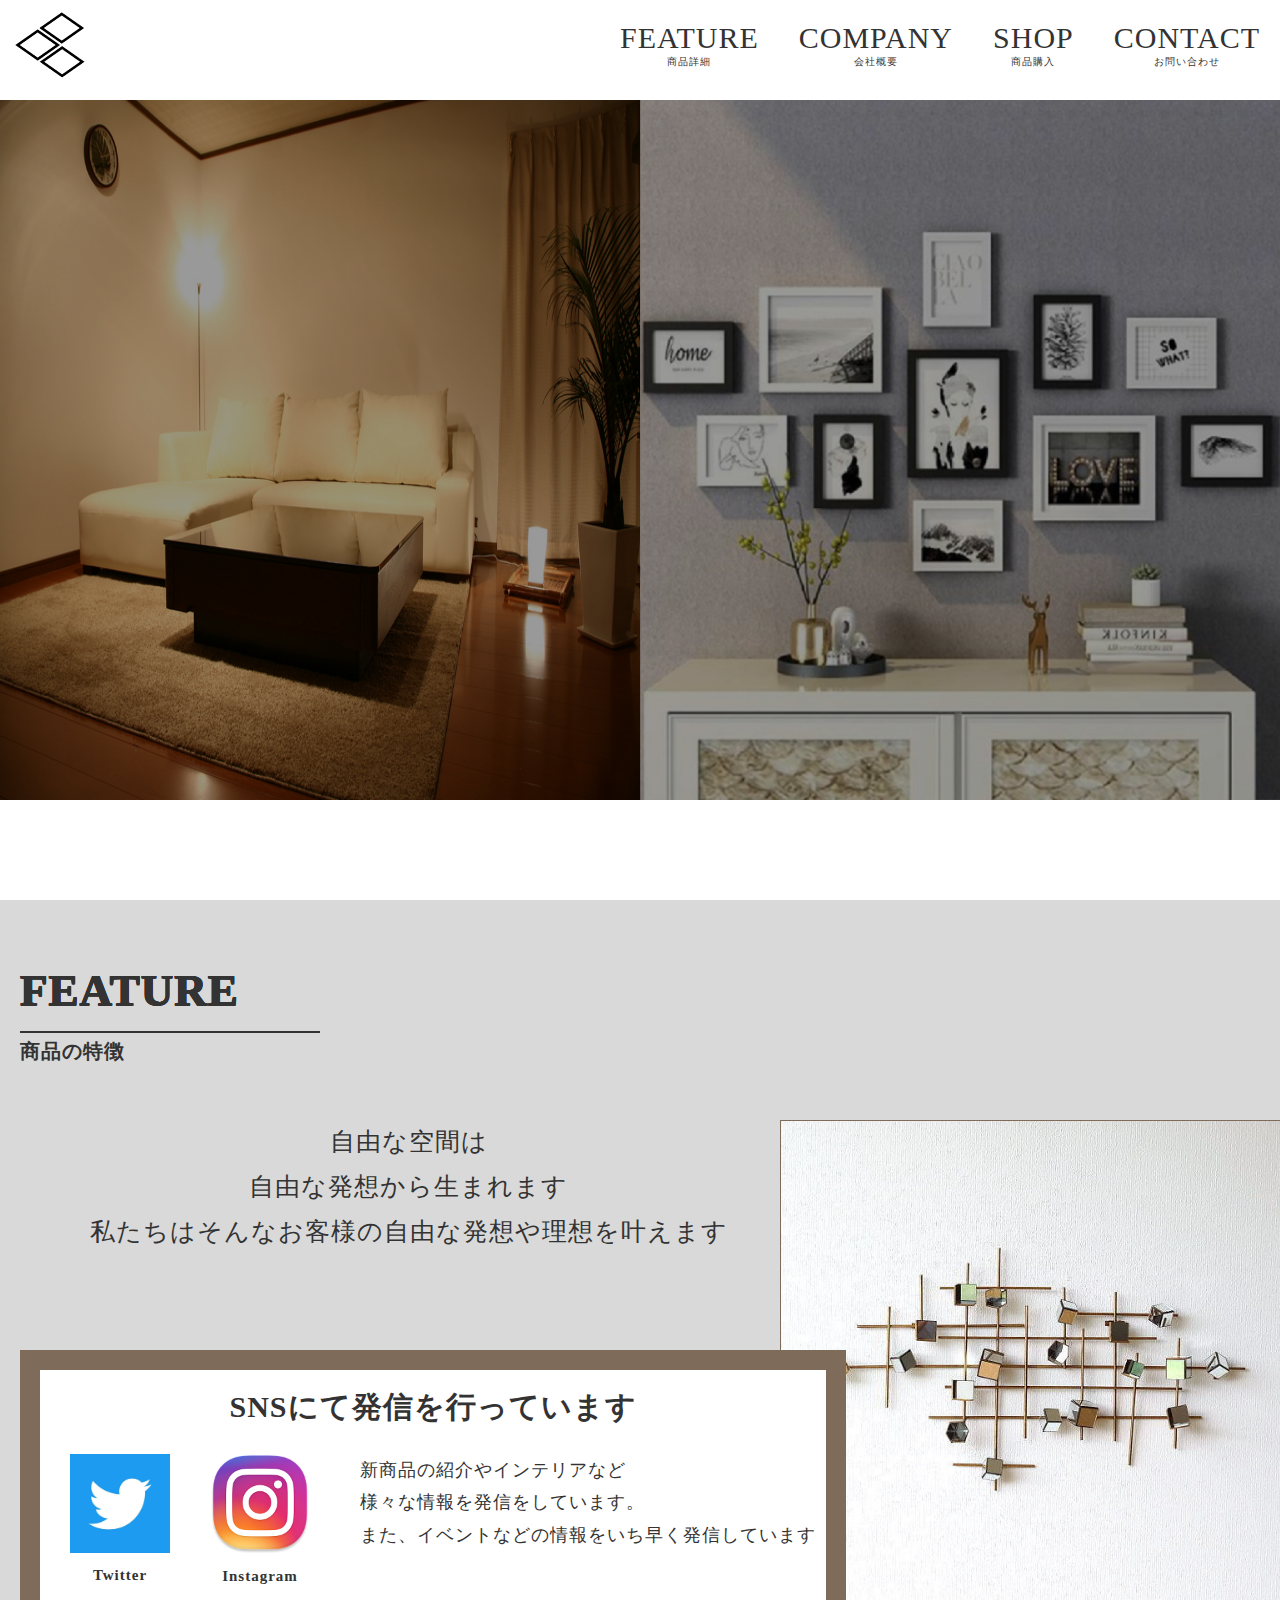
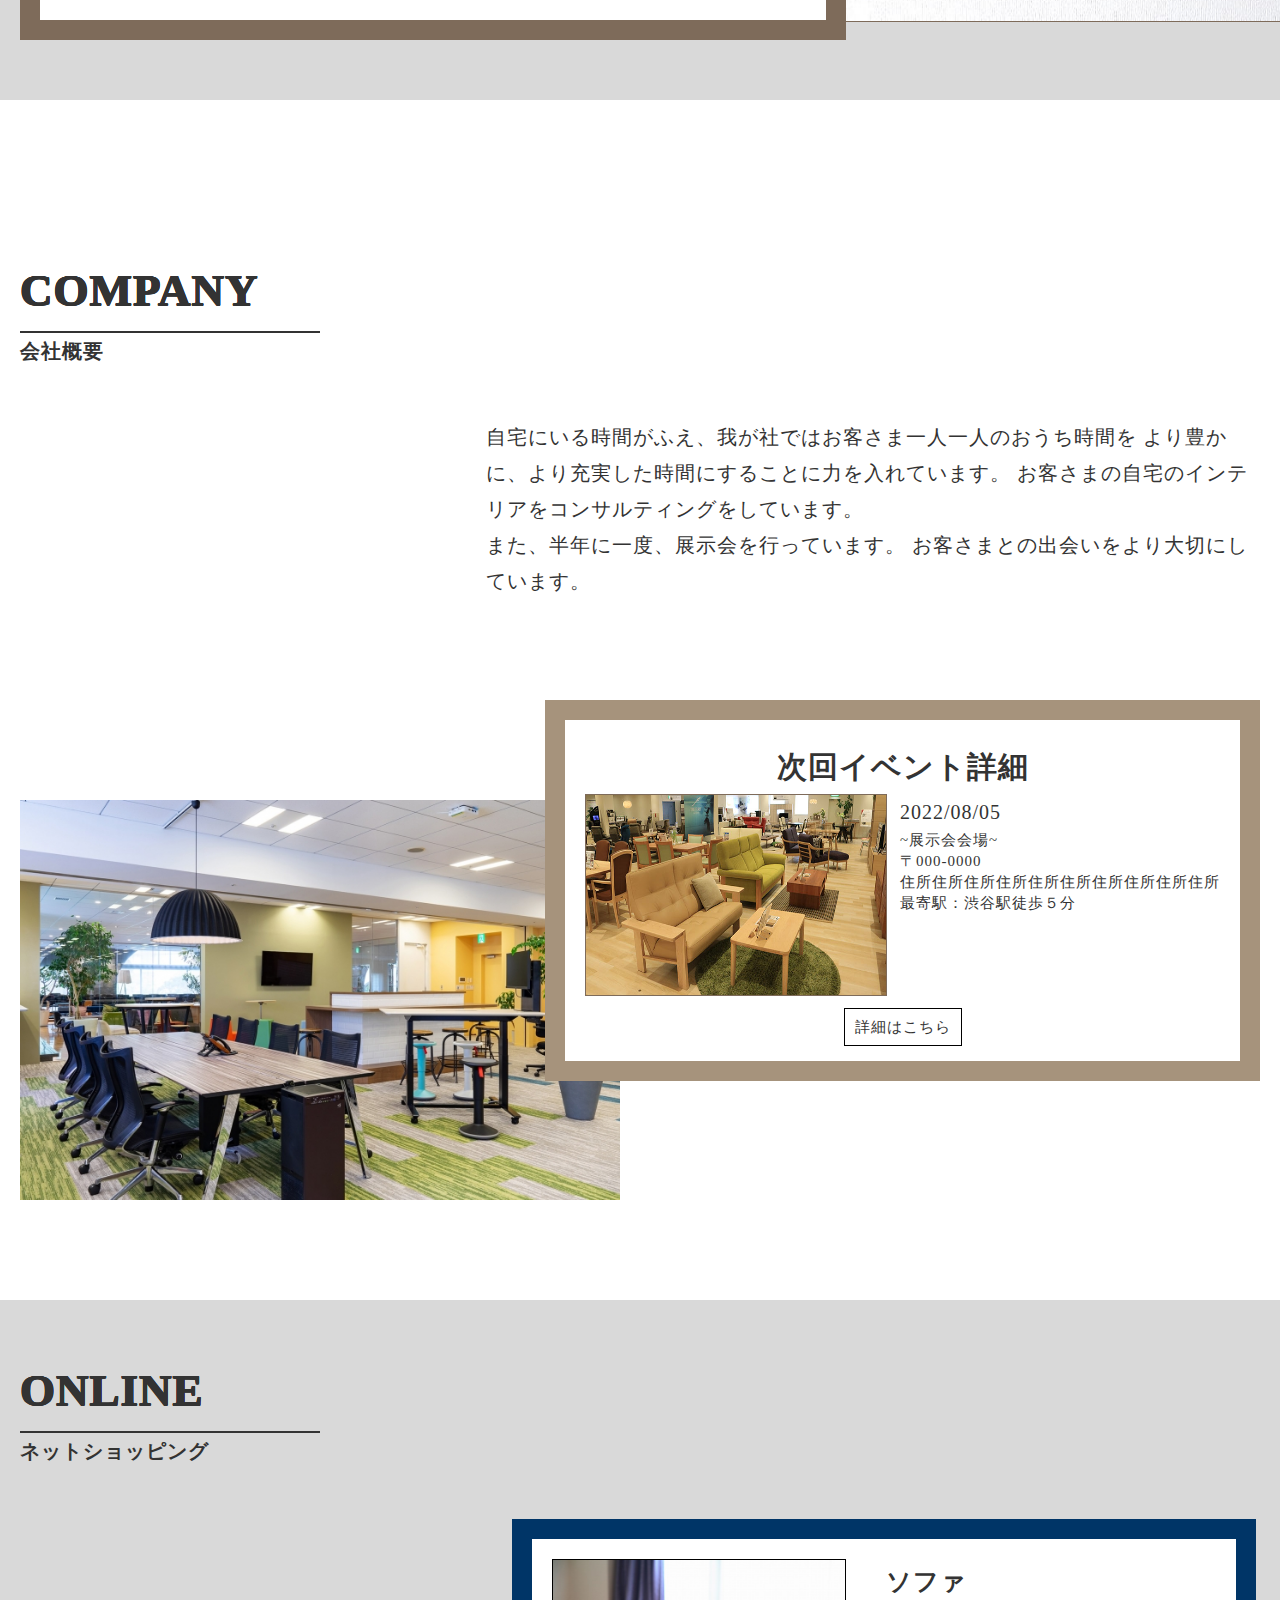
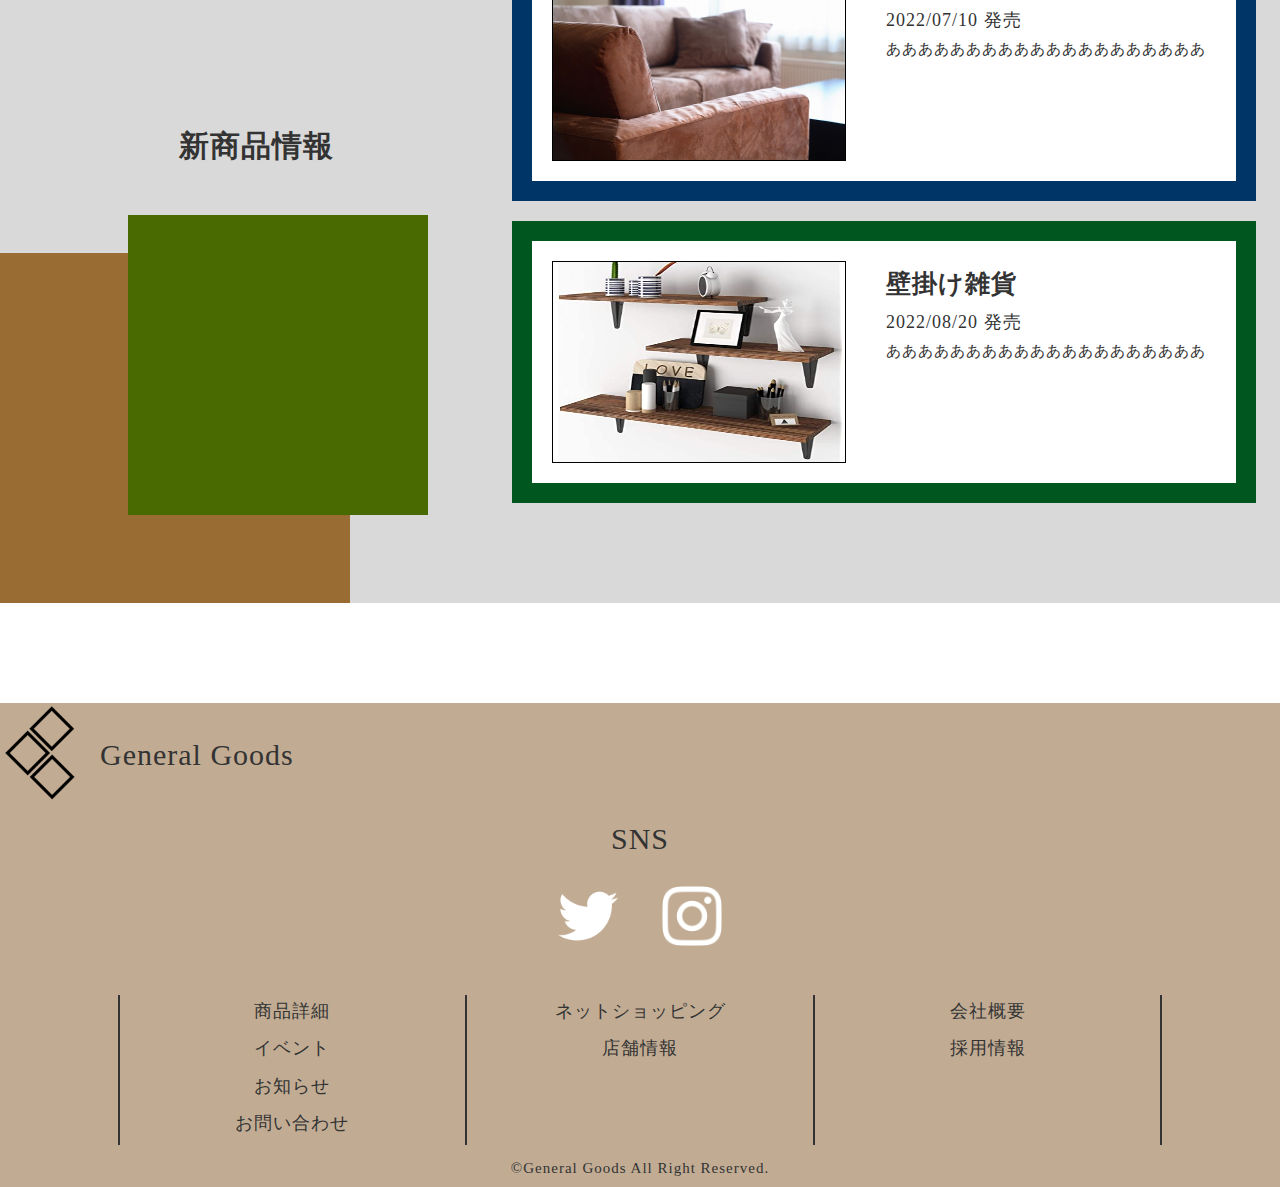
<file: index.html>
<!DOCTYPE html>
<html>
  <head>
    <meta charset="UTF-8" />
    <title>インテリアプロダクト</title>
    <meta name="viewport" content="width=device-width, initial-scale=1">
    <meta name="description" content="確認テストのページです">
    <link rel="icon" href="favicon.ico">
    <link rel="preconnect" href="https://fonts.googleapis.com">
    <link rel="preconnect" href="https://fonts.gstatic.com" crossorigin>
    <link
      href="https://fonts.googleapis.com/css2?family=Noto+Sans+JP:wght@300;400;500;700&family=Open+Sans:wght@400;700;800&display=swap"
      rel="stylesheet">
    <link rel="stylesheet" type="text/css" href="css/reset.css">
    </link>
    <link rel="stylesheet" type="text/css" href="css/common.css">
    </link>
    <link rel="stylesheet" type="text/css" href="css/index.css">
    </link>
    <link rel="stylesheet" type="text/css" href="css/responsive.css"></link>
  </head>
  <body>
    <header>
      <div class="header_all">
        <a href="index.html" class="logo">
          <img src="img2/logo.png" alt="ロゴ画像">
        </a>
        <nav class="nav_bar">
          <ul>
            <li><a href="html/feature.html">FEATURE<small>商品詳細</small></a></li>
            <li><a href="html/company.html">COMPANY<small>会社概要</small></a></li>
            <li><a href="html/shop.html">SHOP<small>商品購入</small></a></li>
            <li><a href="html/contact.html">CONTACT<small>お問い合わせ</small></a></li>
          </ul>
        </nav>
      </div>
      <p class="drawer"></p>
    </header>
    <main>
      <section class="top">
        <div class="top_inner">
          <div class="top_ttl1">
            <h1>General Goods</h1>
          </div>
          <div class="top_bg">
            <div class="top_img">
              <img src="img2/top1.jpeg" alt="トップ画像1">
            </div>
            <div class="top_img">
              <img src="img2/top2.jpg" alt="トップ画像2">
            </div>
          </div>
          <div class="bg_cover"></div>
        </div>
      </section>
      <section class="feature section">
        <div class="inner">
          <div class="section_ttl">
            <h2>FEATURE<small>商品の特徴</small></h2>
          </div>
          <p class="feature_txt">
            自由な空間は<br>
            自由な発想から生まれます<br>
            私たちはそんなお客様の自由な発想や理想を叶えます
          </p>
          <div class="sns_contents">
            <div class="sns_inner">
              <h3 class="sns_ttl">
                SNSにて発信を行っています
              </h3>
              <div class="sns_icons">
                <div class="sns">
                  <div class="sns_img">
                    <a href="#"><img src="img2/twitter.png" alt="Twitterアイコン"></a>
                  </div>
                  <h3>Twitter</h3>
                </div>
                <div class="sns">
                  <div class="sns_img">
                    <a href="#"><img src="img2/instagram.png" alt="instagramアイコン"></a>
                  </div>
                  <h3>Instagram</h3>
                </div>
                <p class="sns_sentence">
                  新商品の紹介やインテリアなど<br>
                  様々な情報を発信をしています。<br>
                  また、イベントなどの情報をいち早く発信しています
                </p>
              </div>
            </div>
          </div>
          <div class="feature_img">
            <img src="img2/feature.png" alt="">
          </div>
        </div>
      </section>
      <section class="company section">
        <div class="inner">
          <div class="section_ttl">
            <h2>COMPANY<small>会社概要</small></h2>
          </div>
          <p class="company_txt">
            自宅にいる時間がふえ、我が社ではお客さま一人一人のおうち時間を
            より豊かに、より充実した時間にすることに力を入れています。
            お客さまの自宅のインテリアをコンサルティングをしています。<br>
            また、半年に一度、展示会を行っています。
            お客さまとの出会いをより大切にしています。
          </p>
          <div class="ivent_contents">
            <div class="ivent_inner">
              <h3 class="ivent_ttl">
                次回イベント詳細
              </h3>
              <div class="ivent_details">
                <div class="ivent_img">
                  <img src="img2/event1.png" alt="イベント画像">
                </div>
                <div class="ivent_txt">
                  <p class="evevt_date">
                    2022/08/05
                  </p>
                  <p class="event_place">
                    ~展示会会場~<br>
                    〒000-0000<br>
                    住所住所住所住所住所住所住所住所住所住所<br>
                    最寄駅：渋谷駅徒歩５分
                  </p>
                </div>
              </div>
              <div class="event_contact">
                <a href="#">詳細はこちら</a>
              </div>
            </div>
          </div>
          <div class="company_img">
            <img src="img2/company.png" alt="オフィス画像">
          </div>
        </div>
      </section>
      <section class="shop section">
        <div class="inner">
          <div class="section_ttl">
            <h2>ONLINE<small>ネットショッピング</small></h2>
          </div>
          <div class="shop_contents">
            <h3 class="new_products_ttl">
              新商品情報
            </h3>
            <div class="new_products">
              <div class="product1">
                <div class="product_inner">
                  <div class="product_content">
                    <div class="product_img">
                      <a href="#">
                        <img src="img2/sofa.png" alt="ソファ画像">
                      </a>
                    </div>
                    <a href="#">
                      <div class="product_txt1">
                        <p class="product_name">
                          ソファ
                        </p>
                        <p class="product_details">
                          <span>2022/07/10 発売</span><br>
                          ああああああああああああああああああああ<br>
                        </p>
                      </div>
                    </a>
                  </div>
                </div>
              </div>
              <div class="product2">
                <div class="product_inner">
                  <div class="product_content">
                    <div class="product_img">
                      <a href="#">
                        <img src="img2/wall.png" alt="壁掛け画像">
                      </a>
                    </div>
                    <a href="#">
                      <div class="product_txt2">
                        <p class="product_name">
                          壁掛け雑貨
                        </p>
                        <p class="product_details">
                          <span>2022/08/20 発売</span><br>
                          ああああああああああああああああああああ<br>
                        </p>
                      </div>
                    </a>
                  </div>
                </div>
              </div>
            </div>
          </div>
          <div class="green"></div>
          <div class="brown"></div>
        </div>
      </section>
    </main>
    <footer>
      <div class="footer_all">
        <div class="footer_logo">
          <a href="index.html">
          <img src="img2/logo.png" alt="ロゴ画像">
          <p class="company_name">General Goods</p>
          </a>
        </div>
        <div class="footer_sns">
          <p class="footer_sns_ttl">SNS</p>
          <div class="footer_sns_img">
            <a href="#"><img src="img/twitter.png" alt="Twitterアイコン"></a>
            <a href="#"><img src="img/Instagram.png" alt="instagramアイコン"></a>
          </div>
        </div>
        <div class="footer_contents">
          <ul>
            <li><a href="#">商品詳細</a></li>
            <li><a href="#">イベント</a></li>
            <li><a href="#">お知らせ</a></li>
            <li><a href="#">お問い合わせ</a></li>
          </ul>
          <ul>
            <li><a href="#">ネットショッピング</a></li>
            <li><a href="#">店舗情報</a></li>
          </ul>
          <ul>
            <li><a href="#">会社概要</a></li>
            <li><a href="#">採用情報</a></li>
          </ul>
        </div>
        <small class="footer_txt">©General Goods All Right Reserved.</small>
      </div>
    </footer>
  <script src="https://ajax.googleapis.com/ajax/libs/jquery/3.5.1/jquery.min.js"></script>
  <script type="text/javascript" src="js/common.js"></script>
  </body>
</html>
</file>
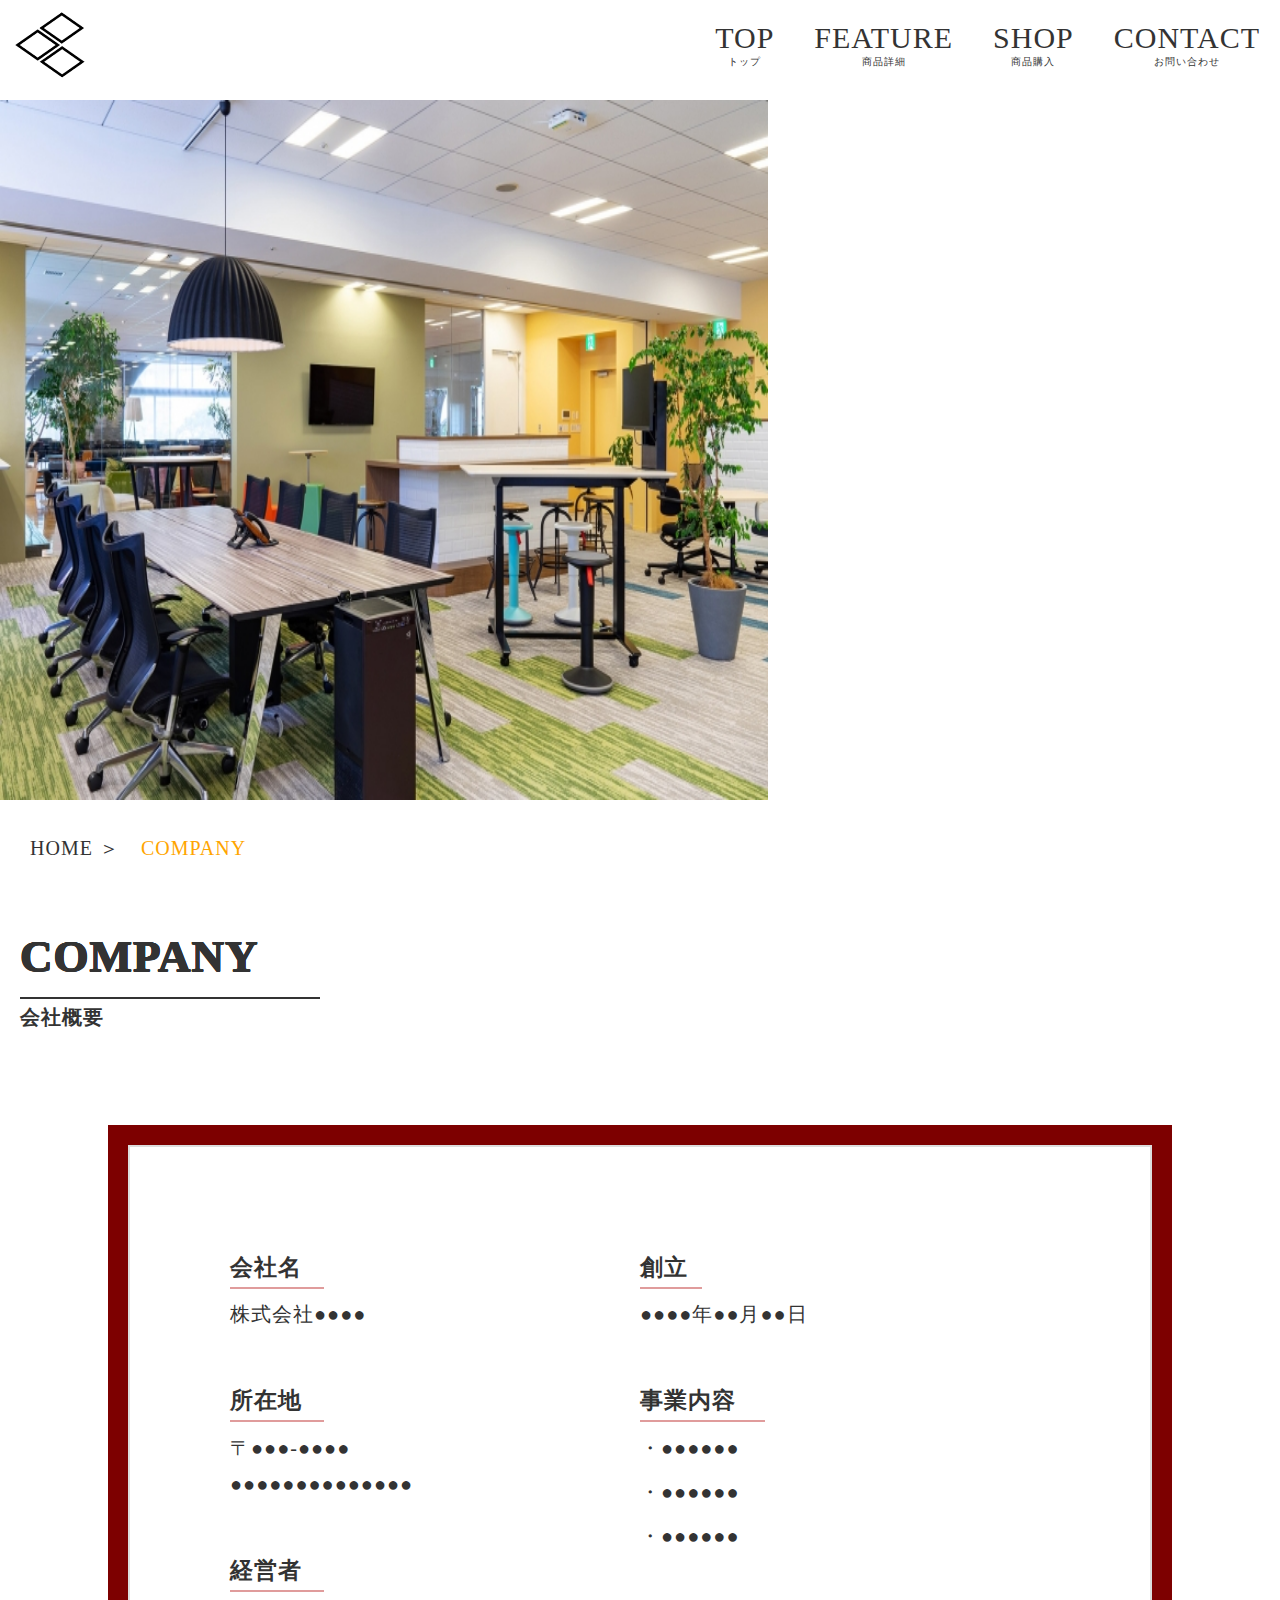
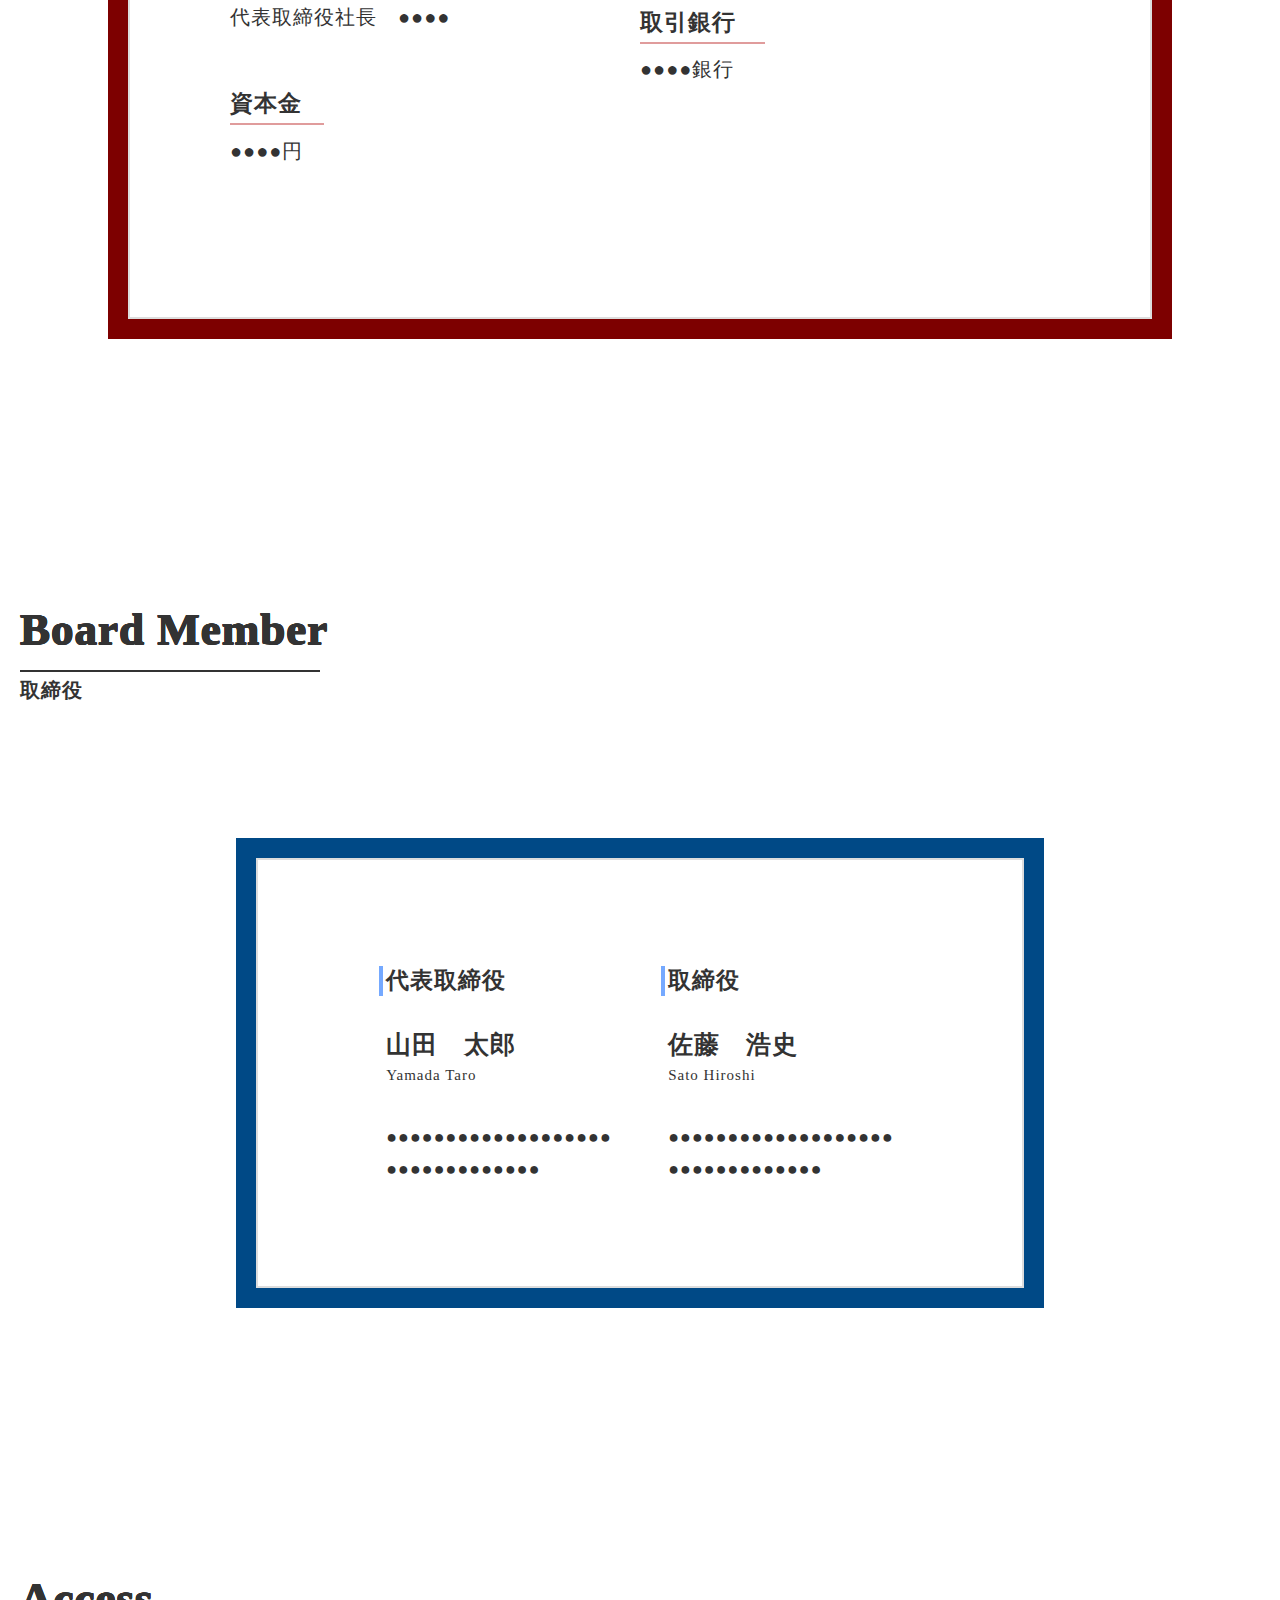
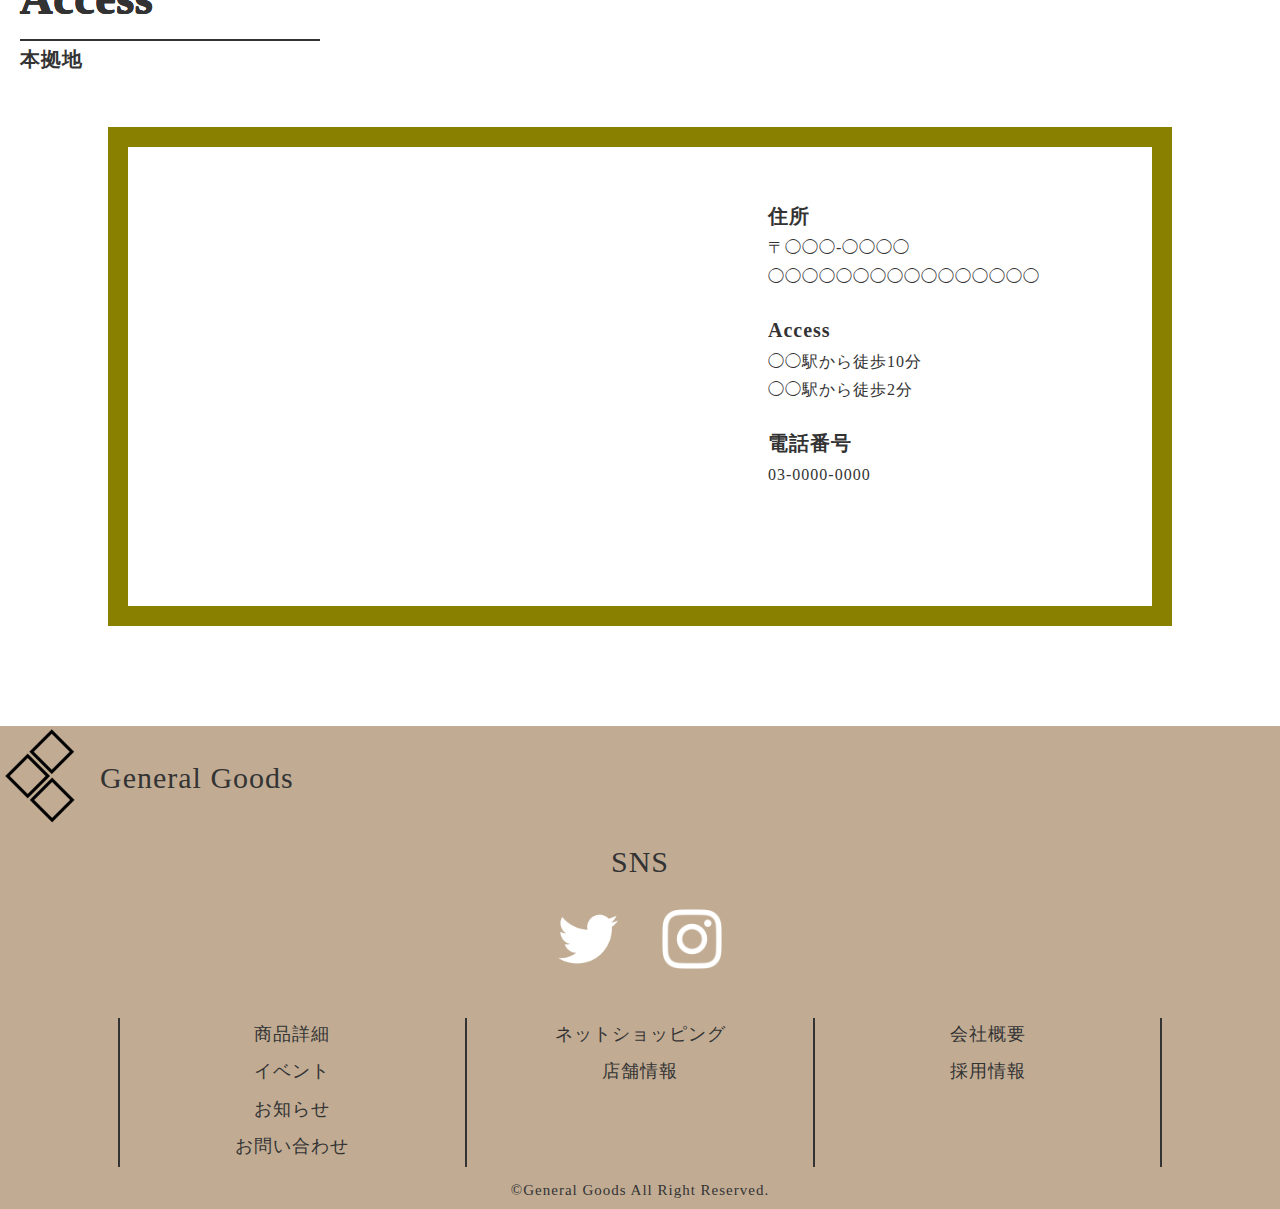
<file: html/company.html>
<!DOCTYPE html>
<html lang="ja">
<head>
  <meta charset="UTF-8" />
  <title>インテリアプロダクト</title>
  <meta name="viewport" content="width=device-width, initial-scale=1">
  <meta name="description" content="確認テストのページです">
  <link rel="icon" href="../favicon.ico">
  <link rel="preconnect" href="https://fonts.googleapis.com">
  <link rel="preconnect" href="https://fonts.gstatic.com" crossorigin>
  <link
    href="https://fonts.googleapis.com/css2?family=Noto+Sans+JP:wght@300;400;500;700&family=Open+Sans:wght@400;700;800&display=swap"
    rel="stylesheet">
  <link rel="stylesheet" type="text/css" href="../css/reset.css">
  </link>
  <link rel="stylesheet" type="text/css" href="../css/common.css">
  </link>
  <link rel="stylesheet" type="text/css" href="../css/company.css">
  </link>
  <link rel="stylesheet" type="text/css" href="../css/responsive.css">
</head>
<body>
  <header>
    <div class="header_all">
      <a href="../index.html" class="logo">
        <img src="../img2/logo.png" alt="ロゴ画像">
      </a>
      <nav class="nav_bar">
        <ul>
          <li><a href="../index.html">TOP<small>トップ</small></a></li>
          <li><a href="feature.html">FEATURE<small>商品詳細</small></a></li>
          <li><a href="shop.html">SHOP<small>商品購入</small></a></li>
          <li><a href="contact.html">CONTACT<small>お問い合わせ</small></a></li>
        </ul>
      </nav>
    </div>
    <p class="drawer"></p>
  </header>
  <main>
    <section class="top">
      <div class="top_img">
        <img src="../img2/company.png" alt="トップ画像">
      </div>
      <div class="top_ttl">
        <h1>COMPANY</h1>
      </div>
    </section>
    <section class="breadcrumb">
      <ul>
        <li>
          <a href="../index.html"><span>HOME</span></a>
        </li>
        <li>
          <a href="company.html"><span class="color">COMPANY</span></a>
        </li>
      </ul>
    </section>
    <section class="company_com">
      <div class="inner">
        <div class="section_ttl">
          <h2>COMPANY<small>会社概要</small></h2>
        </div>
        <div class="company_com_all">
          <div class="company_com_all_inner">
          <div class="company_com_list">
            <div class="company_com_item">
              <h3 class="company_com_ttl">会社名</h3>
              <br>
              <p class="company_com_txt">株式会社●●●●</p>
            </div>
            <div class="company_com_item">
              <h3 class="company_com_ttl">所在地</h3>
              <br>
              <div class="company_com_content">
                <p class="company_com_txt">
                  〒●●●-●●●●<br>
                  ●●●●●●●●●●●●●●
                </p>
              </div>
            </div>
            <div class="company_com_item">
              <h3 class="company_com_ttl">経営者</h3>
              <br>
              <p class="company_com_txt">代表取締役社長　●●●●</p>
            </div>
            <div class="company_com_item">
              <h3 class="company_com_ttl">資本金</h3>
              <br>
              <p class="company_com_txt">●●●●円</p>
            </div>
          </div>
          <div class="company_com_list">
            <div class="company_com_item">
              <h3 class="company_com_ttl">創立</h3>
              <br>
              <p class="company_com_txt">●●●●年●●月●●日</p>
            </div>
            <div class="company_com_item">
              <h3 class="company_com_ttl">事業内容</h3>
              <br>
              <div class="company_com_content">
                <p class="company_com_txt">・●●●●●●</p><br>
                <p class="company_com_txt">・●●●●●●</p><br>
                <p class="company_com_txt">・●●●●●●</p>
              </div>
            </div>
            <div class="company_com_item">
            <h3 class="company_com_ttl">取引銀行</h3>
              <br>
              <p class="company_com_txt">●●●●銀行</p>
            </div>
          </div>
          </div>
        </div>
      </div>
    </section>
    <section class="company_mem">
      <div class="inner">
        <div class="section_ttl">
          <h2>Board Member<small>取締役</small></h2>
        </div>
        <div class="company_mem_all">
          <div class="company_mem_all_inner">
            <div class="company_mem_per">
              <h3 class="company_mem_ttl">代表取締役</h3>
              <p class="company_mem_name">山田　太郎<br><span>Yamada Taro</span></p>
              <p class="company_mem_txt">
                ●●●●●●●●●●●●●●●●●●●●●●●●●●●●●●●●
              </p>
            </div>
            <div class="company_mem_per">
              <h3 class="company_mem_ttl">取締役</h3>
              <p class="company_mem_name">佐藤　浩史<br><span>Sato Hiroshi</span></p>
              <p class="company_mem_txt">
                ●●●●●●●●●●●●●●●●●●●●●●●●●●●●●●●●
              </p>
            </div>
          </div>
        </div>
      </div>
    </section>
    <section class="company_acc">
      <div class="inner">
        <div class="section_ttl">
          <h2>Access<small>本拠地</small></h2>
        </div>
        <div class="acc_wrap">
          <div class="acc_wrap_inner">
            <div class="company_acc_map">
              <iframe
                src="https://www.google.com/maps/embed?pb=!1m14!1m8!1m3!1d12967.0806533878!2d139.7016358!3d35.6580339!3m2!1i1024!2i768!4f13.1!3m3!1m2!1s0x0%3A0x337328def1e2ab26!2z5riL6LC36aeF!5e0!3m2!1sja!2sjp!4v1654082270258!5m2!1sja!2sjp"
                width="600" height="450" style="border:0;" allowfullscreen="" loading="lazy"
                referrerpolicy="no-referrer-when-downgrade"></iframe>
            </div>
            <div class="company_acc_list">
              <div class="company_acc_item">
                <h3 class="company_acc_ttl">住所</h3>
                <p class="company_acc_txt">
                  〒◯◯◯-◯◯◯◯<br>
                  ◯◯◯◯◯◯◯◯◯◯◯◯◯◯◯◯
                </p>
              </div>
              <div class="company_acc_item">
                <h3 class="company_acc_ttl">Access</h3>
                <p class="company_acc_txt">
                  ◯◯駅から徒歩10分<br>
                  ◯◯駅から徒歩2分
                </p>
              </div>
              <div class="company_acc_item">
                <h3 class="company_acc_ttl">電話番号</h3>
                <p class="company_acc_txt">
                  03-0000-0000
                </p>
              </div>
            </div>
          </div>
        </div>
    </section>
  </main>
  <footer>
    <div class="footer_all">
      <div class="footer_logo">
        <a href="../index.html">
          <img src="../img2/logo.png" alt="ロゴ画像">
          <p class="company_name">General Goods</p>
        </a>
      </div>
      <div class="footer_sns">
        <p class="footer_sns_ttl">SNS</p>
        <div class="footer_sns_img">
          <a href="#"><img src="../img/twitter.png" alt="Twitterアイコン"></a>
          <a href="#"><img src="../img/Instagram.png" alt="instagramアイコン"></a>
        </div>
      </div>
      <div class="footer_contents">
        <ul>
          <li><a href="#">商品詳細</a></li>
          <li><a href="#">イベント</a></li>
          <li><a href="#">お知らせ</a></li>
          <li><a href="#">お問い合わせ</a></li>
        </ul>
        <ul>
          <li><a href="#">ネットショッピング</a></li>
          <li><a href="#">店舗情報</a></li>
        </ul>
        <ul>
          <li><a href="#">会社概要</a></li>
          <li><a href="#">採用情報</a></li>
        </ul>
      </div>
      <small class="footer_txt">©General Goods All Right Reserved.</small>
    </div>
  </footer>
<script src="https://ajax.googleapis.com/ajax/libs/jquery/3.5.1/jquery.min.js"></script>
<script type="text/javascript" src="../js/common.js"></script>
</body>
</html>
</file>
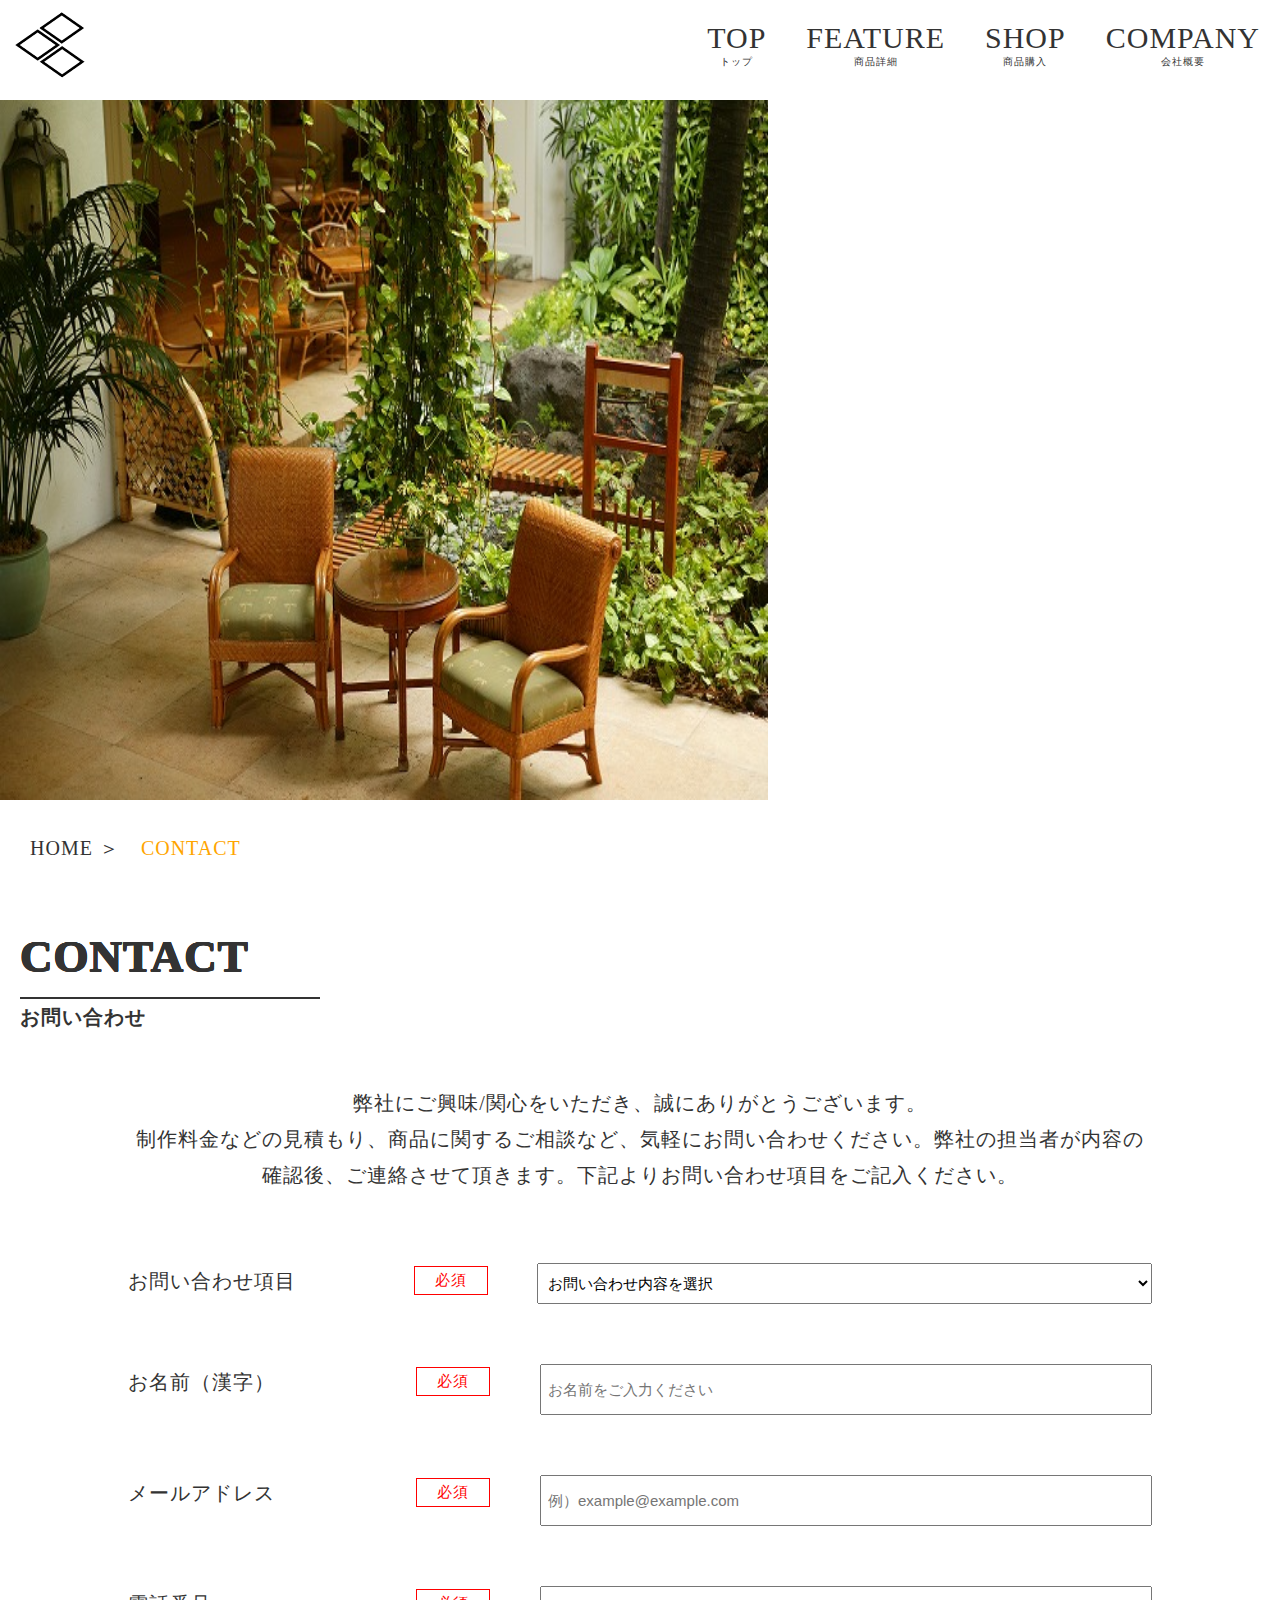
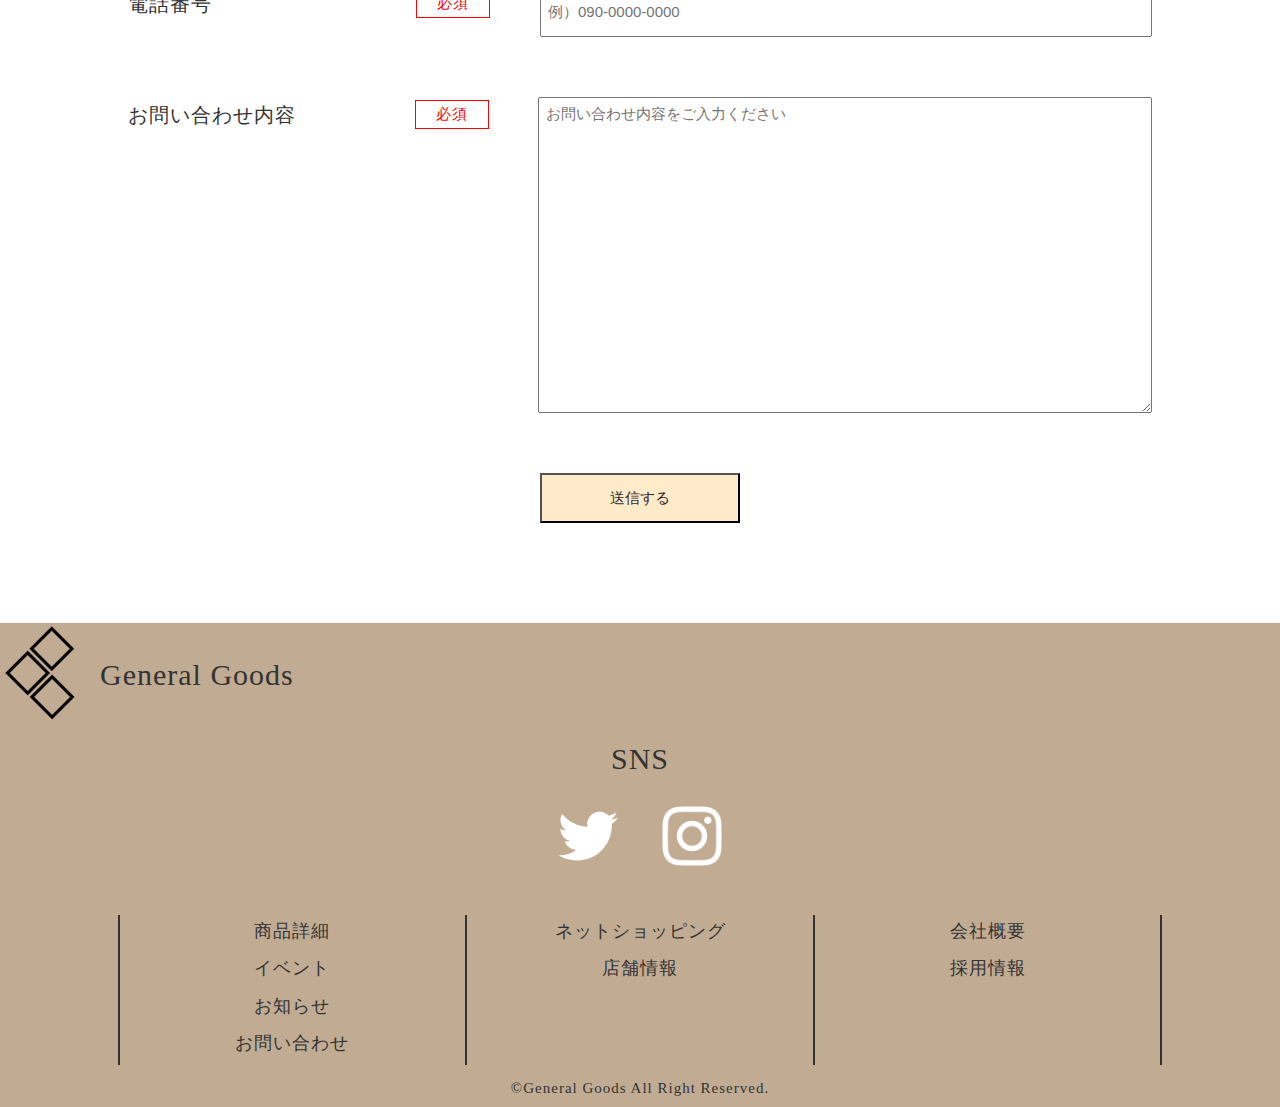
<file: html/contact.html>
<!DOCTYPE html>
<html lang="ja">
<head>
  <meta charset="UTF-8" />
  <title>インテリアプロダクト</title>
  <meta name="viewport" content="width=device-width, initial-scale=1">
  <meta name="description" content="確認テストのページです">
  <link rel="icon" href="../favicon.ico">
  <link rel="preconnect" href="https://fonts.googleapis.com">
  <link rel="preconnect" href="https://fonts.gstatic.com" crossorigin>
  <link
    href="https://fonts.googleapis.com/css2?family=Noto+Sans+JP:wght@300;400;500;700&family=Open+Sans:wght@400;700;800&display=swap"
    rel="stylesheet">
  <link rel="stylesheet" type="text/css" href="../css/reset.css">
  </link>
  <link rel="stylesheet" type="text/css" href="../css/common.css">
  </link>
  <link rel="stylesheet" type="text/css" href="../css/contact.css">
  </link>
  <link rel="stylesheet" type="text/css" href="../css/responsive.css">
</head>
<body>
  <header>
    <div class="header_all">
      <a href="../index.html" class="logo">
        <img src="../img2/logo.png" alt="ロゴ画像">
      </a>
      <nav class="nav_bar">
        <ul>
          <li><a href="../index.html">TOP<small>トップ</small></a></li>
          <li><a href="shop.html">FEATURE<small>商品詳細</small></a></li>
          <li><a href="shop.html">SHOP<small>商品購入</small></a></li>
          <li><a href="company.html">COMPANY<small>会社概要</small></a></li>
        </ul>
      </nav>
    </div>
    <p class="drawer"></p>
  </header>
  <main>
  <section class="top">
    <div class="top_img">
      <img src="../img2/contact_top.png" alt="トップ画像">
    </div>
    <div class="top_ttl">
      <h1>CONTACT</h1>
    </div>
  </section>
  <section class="breadcrumb">
    <ul>
      <li>
        <a href="../index.html"><span>HOME</span></a>
      </li>
      <li>
        <a href="company.html"><span class="color">CONTACT</span></a>
        </li>
      </ul>
    </section>
    <section class="contact">
      <div class="inner">
      <div class="section_ttl">
        <h2>CONTACT<small>お問い合わせ</small></h2>
      </div>
        <div class="contact_item">
          <p class="contact_txt">
            弊社にご興味/関心をいただき、誠にありがとうございます。<br>
            制作料金などの見積もり、商品に関するご相談など、気軽にお問い合わせください。弊社の担当者が内容の確認後、ご連絡させて頂きます。下記よりお問い合わせ項目をご記入ください。
          </p>
        </div>
        <form action="#" class="contact_form" id="form">
          <div class="contact_box">
            <label for="name" class="contact_form_ttl">お問い合わせ項目</label>
            <select name="subject" class="contact_form_box1" required="required">
              <optgroup value>
                <option value="select_with" value="プルダウンメニューで問い合わせ内容を選択" hidden>お問い合わせ内容を選択</option>
                <option class="select_with" value="商品に対するお問い合わせ">商品に対するお問い合わせ</option>
                <option class="select_with" value="イベントに関するお問い合わせ">イベントに関するお問い合わせ
                </option>
                <option class="select_with" value="インテリアに関してのお問い合わせ">インテリアに関してのお問い合わせ
                </option>
                <option class="select_with" value="その他">その他</option>
              </optgroup>
            </select>
          </div>
          <div class="contact_box">
            <label for="name1" class="contact_form_ttl">お名前（漢字）</label>
            <input type="text" class="contact_form_box2" name="" required="required" placeholder="お名前をご入力ください" id="name1">
          </div>
          <div class="contact_box">
            <label for="email" class="contact_form_ttl">メールアドレス</label>
            <input type="email" class="contact_form_box2" name="" required="required" placeholder="例）example@example.com"
              id="email">
          </div>
          <div class="contact_box">
            <label for="tel" class="contact_form_ttl">電話番号</label>
            <input type="tel" class="contact_form_box2" name="" required="required" placeholder="例）090-0000-0000" id="tel">
          </div>
          <div class="contact_box area">
            <label for="message" class="contact_form_ttl">お問い合わせ内容</label>
            <textarea name="message" class="contact_textarea" id="message" cols="30" rows="10" required="required"
              placeholder="お問い合わせ内容をご入力ください"></textarea>
          </div>
          <button type="submit" class="contact_btn">送信する</button>
        </form>
      </div>
    </section>
  </main>
  <footer>
    <div class="footer_all">
      <div class="footer_logo">
        <a href="../index.html">
          <img src="../img2/logo.png" alt="ロゴ画像">
          <p class="company_name">General Goods</p>
        </a>
      </div>
      <div class="footer_sns">
        <p class="footer_sns_ttl">SNS</p>
        <div class="footer_sns_img">
          <a href="#"><img src="../img/twitter.png" alt="Twitterアイコン"></a>
          <a href="#"><img src="../img/Instagram.png" alt="instagramアイコン"></a>
        </div>
      </div>
      <div class="footer_contents">
        <ul>
          <li><a href="#">商品詳細</a></li>
          <li><a href="#">イベント</a></li>
          <li><a href="#">お知らせ</a></li>
          <li><a href="#">お問い合わせ</a></li>
        </ul>
        <ul>
          <li><a href="#">ネットショッピング</a></li>
          <li><a href="#">店舗情報</a></li>
        </ul>
        <ul>
          <li><a href="#">会社概要</a></li>
          <li><a href="#">採用情報</a></li>
        </ul>
      </div>
      <small class="footer_txt">©General Goods All Right Reserved.</small>
    </div>
  </footer>
<script src="https://ajax.googleapis.com/ajax/libs/jquery/3.5.1/jquery.min.js"></script>
<script type="text/javascript" src="../js/common.js"></script>
</body>
</file>
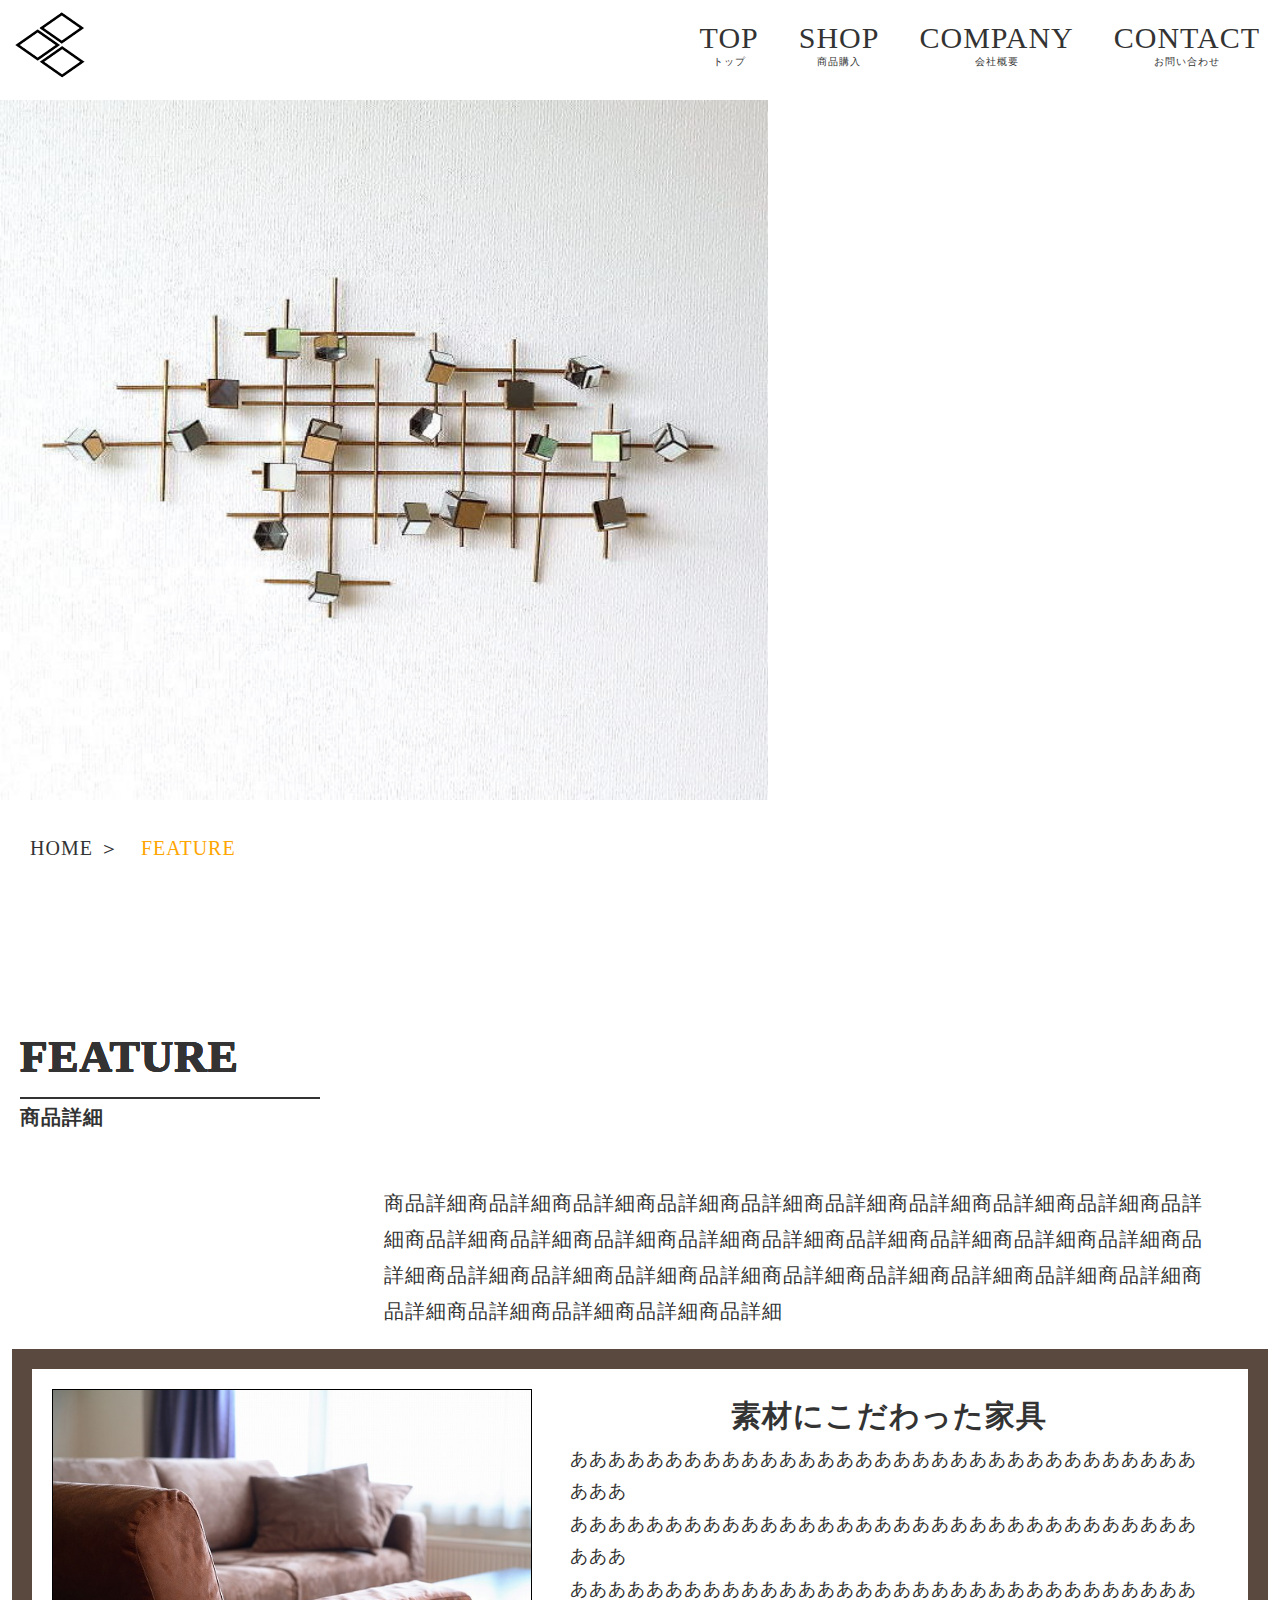
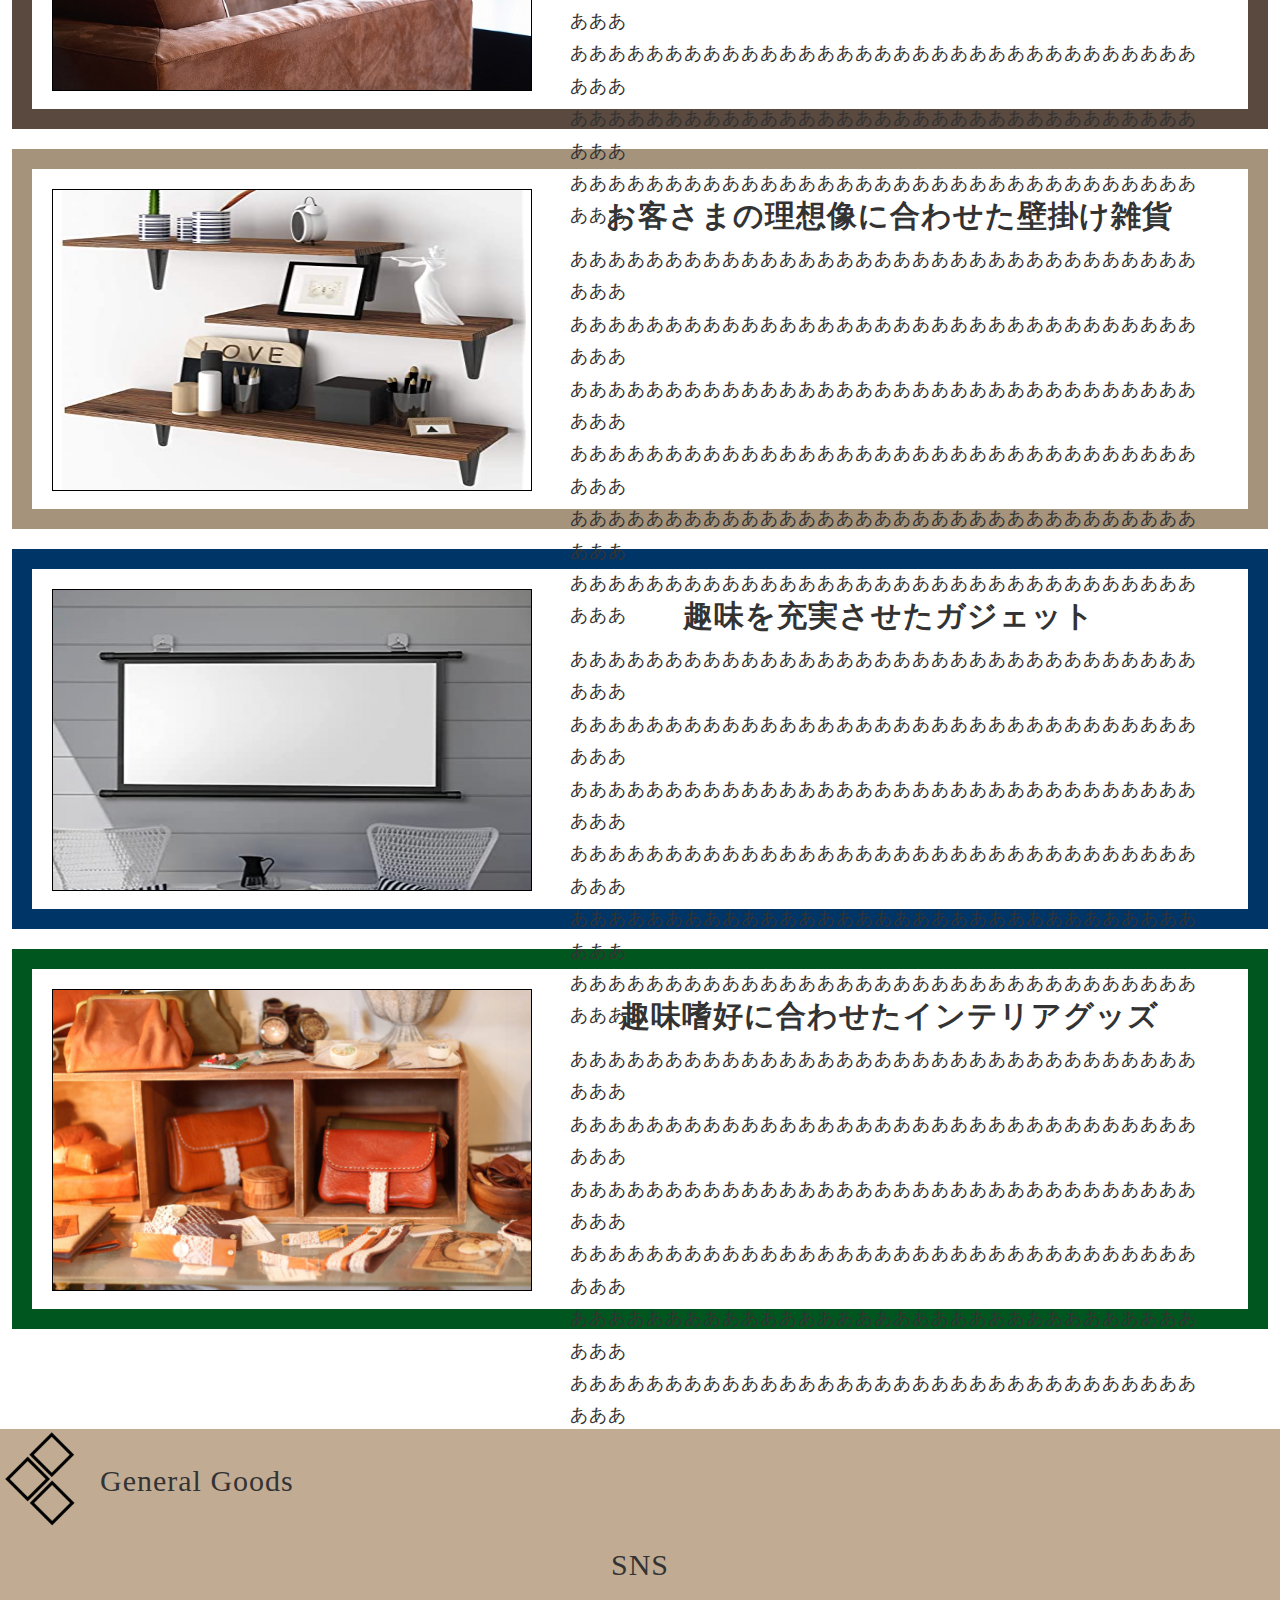
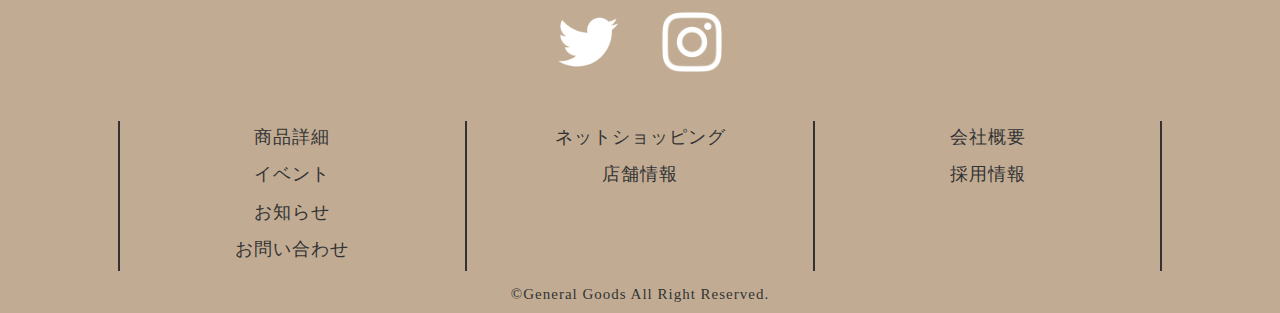
<file: html/feature.html>
<!DOCTYPE html>
<html lang="ja">
<head>
  <meta charset="UTF-8" />
  <title>インテリアプロダクト</title>
  <meta name="viewport" content="width=device-width, initial-scale=1">
  <meta name="description" content="確認テストのページです">
  <link rel="icon" href="../favicon.ico">
  <link rel="preconnect" href="https://fonts.googleapis.com">
  <link rel="preconnect" href="https://fonts.gstatic.com" crossorigin>
  <link
    href="https://fonts.googleapis.com/css2?family=Noto+Sans+JP:wght@300;400;500;700&family=Open+Sans:wght@400;700;800&display=swap"
    rel="stylesheet">
  <link rel="stylesheet" type="text/css" href="../css/reset.css">
  </link>
  <link rel="stylesheet" type="text/css" href="../css/common.css">
  </link>
  <link rel="stylesheet" type="text/css" href="../css/feature.css">
  </link>
  <link rel="stylesheet" type="text/css" href="../css/responsive.css">
</head>
<body>
  <header>
    <div class="header_all">
      <a href="../index.html" class="logo">
        <img src="../img2/logo.png" alt="ロゴ画像">
      </a>
      <nav class="nav_bar">
        <ul>
          <li><a href="../index.html">TOP<small>トップ</small></a></li>
          <li><a href="shop.html">SHOP<small>商品購入</small></a></li>
          <li><a href="company.html">COMPANY<small>会社概要</small></a></li>
          <li><a href="contact.html">CONTACT<small>お問い合わせ</small></a></li>
        </ul>
      </nav>
    </div>
    <p class="drawer"></p>
  </header>
  <main>
    <section class="top">
      <div class="top_img">
        <img src="../img2/feature.png" alt="トップ画像">
      </div>
      <div class="top_ttl">
        <h1>FEATURE</h1>
      </div>
    </section>
    <section class="breadcrumb">
      <ul>
        <li>
          <a href="../index.html"><span>HOME</span></a>
        </li>
        <li>
          <a href="feature.html"><span class="color">FEATURE</span></a>
        </li>
      </ul>
    </section>
    <section class="feature section">
      <div class="inner">
        <div class="section_ttl">
          <h2>FEATURE<small>商品詳細</small></h2>
        </div>
        <p class="feature_txt">
          商品詳細商品詳細商品詳細商品詳細商品詳細商品詳細商品詳細商品詳細商品詳細商品詳細商品詳細商品詳細商品詳細商品詳細商品詳細商品詳細商品詳細商品詳細商品詳細商品詳細商品詳細商品詳細商品詳細商品詳細商品詳細商品詳細商品詳細商品詳細商品詳細商品詳細商品詳細商品詳細商品詳細商品詳細
        </p>
        <div class="product1">
          <div class="product_inner">
            <div class="product_content">
              <div class="product_img">
                <a href="#">
                  <img src="../img2/sofa.png" alt="ソファ画像">
                </a>
              </div>
              <a href="#">
                <div class="product_txt1">
                  <p class="product_name">
                    素材にこだわった家具
                  </p>
                  <p class="product_details">
                    ああああああああああああああああああああああああああああああああああああ<br>
                    ああああああああああああああああああああああああああああああああああああ<br>
                    ああああああああああああああああああああああああああああああああああああ<br>
                    ああああああああああああああああああああああああああああああああああああ<br>
                    ああああああああああああああああああああああああああああああああああああ<br>
                    ああああああああああああああああああああああああああああああああああああ
                  </p>
                </div>
              </a>
            </div>
          </div>
        </div>
        <div class="product2">
          <div class="product_inner">
            <div class="product_content">
              <div class="product_img">
                <a href="#">
                  <img src="../img2/wall.png" alt="壁掛け雑貨">
                </a>
              </div>
              <a href="#">
                <div class="product_txt2">
                  <p class="product_name">
                    お客さまの理想像に合わせた壁掛け雑貨
                  </p>
                  <p class="product_details">
                    ああああああああああああああああああああああああああああああああああああ<br>
                    ああああああああああああああああああああああああああああああああああああ<br>
                    ああああああああああああああああああああああああああああああああああああ<br>
                    ああああああああああああああああああああああああああああああああああああ<br>
                    ああああああああああああああああああああああああああああああああああああ<br>
                    ああああああああああああああああああああああああああああああああああああ
                  </p>
                </div>
              </a>
            </div>
          </div>
        </div>
        <div class="product3">
          <div class="product_inner">
            <div class="product_content">
              <div class="product_img">
                <a href="#">
                  <img src="../img2/screen.png" alt="スクリーン画像">
                </a>
              </div>
              <a href="#">
                <div class="product_txt3">
                  <p class="product_name">
                    趣味を充実させたガジェット
                  </p>
                  <p class="product_details">
                    ああああああああああああああああああああああああああああああああああああ<br>
                    ああああああああああああああああああああああああああああああああああああ<br>
                    ああああああああああああああああああああああああああああああああああああ<br>
                    ああああああああああああああああああああああああああああああああああああ<br>
                    ああああああああああああああああああああああああああああああああああああ<br>
                    ああああああああああああああああああああああああああああああああああああ
                  </p>
                </div>
              </a>
            </div>
          </div>
        </div>
        <div class="product4">
          <div class="product_inner">
            <div class="product_content">
              <div class="product_img">
                <a href="#">
                  <img src="../img2/sundries.png" alt="インテリア雑貨">
                </a>
              </div>
              <a  href="#">
                <div class="product_txt4">
                  <p class="product_name">
                    趣味嗜好に合わせたインテリアグッズ
                  </p>
                  <p class="product_details">
                    ああああああああああああああああああああああああああああああああああああ<br>
                    ああああああああああああああああああああああああああああああああああああ<br>
                    ああああああああああああああああああああああああああああああああああああ<br>
                    ああああああああああああああああああああああああああああああああああああ<br>
                    ああああああああああああああああああああああああああああああああああああ<br>
                    ああああああああああああああああああああああああああああああああああああ
                  </p>
                </div>
              </a>
            </div>
          </div>
        </div>
      </div>
    </section>
  </main>
  <footer>
    <div class="footer_all">
      <div class="footer_logo">
        <a href="../index.html">
          <img src="../img2/logo.png" alt="ロゴ画像">
          <p class="company_name">General Goods</p>
        </a>
      </div>
      <div class="footer_sns">
        <p class="footer_sns_ttl">SNS</p>
        <div class="footer_sns_img">
          <a href="#"><img src="../img/twitter.png" alt="Twitterアイコン"></a>
          <a href="#"><img src="../img/Instagram.png" alt="instagramアイコン"></a>
        </div>
      </div>
      <div class="footer_contents">
        <ul>
          <li><a href="#">商品詳細</a></li>
          <li><a href="#">イベント</a></li>
          <li><a href="#">お知らせ</a></li>
          <li><a href="#">お問い合わせ</a></li>
        </ul>
        <ul>
          <li><a href="#">ネットショッピング</a></li>
          <li><a href="#">店舗情報</a></li>
        </ul>
        <ul>
          <li><a href="#">会社概要</a></li>
          <li><a href="#">採用情報</a></li>
        </ul>
      </div>
      <small class="footer_txt">©General Goods All Right Reserved.</small>
    </div>
  </footer>
<script src="https://ajax.googleapis.com/ajax/libs/jquery/3.5.1/jquery.min.js"></script>
<script type="text/javascript" src="../js/common.js"></script>
</body>
</html>
</file>
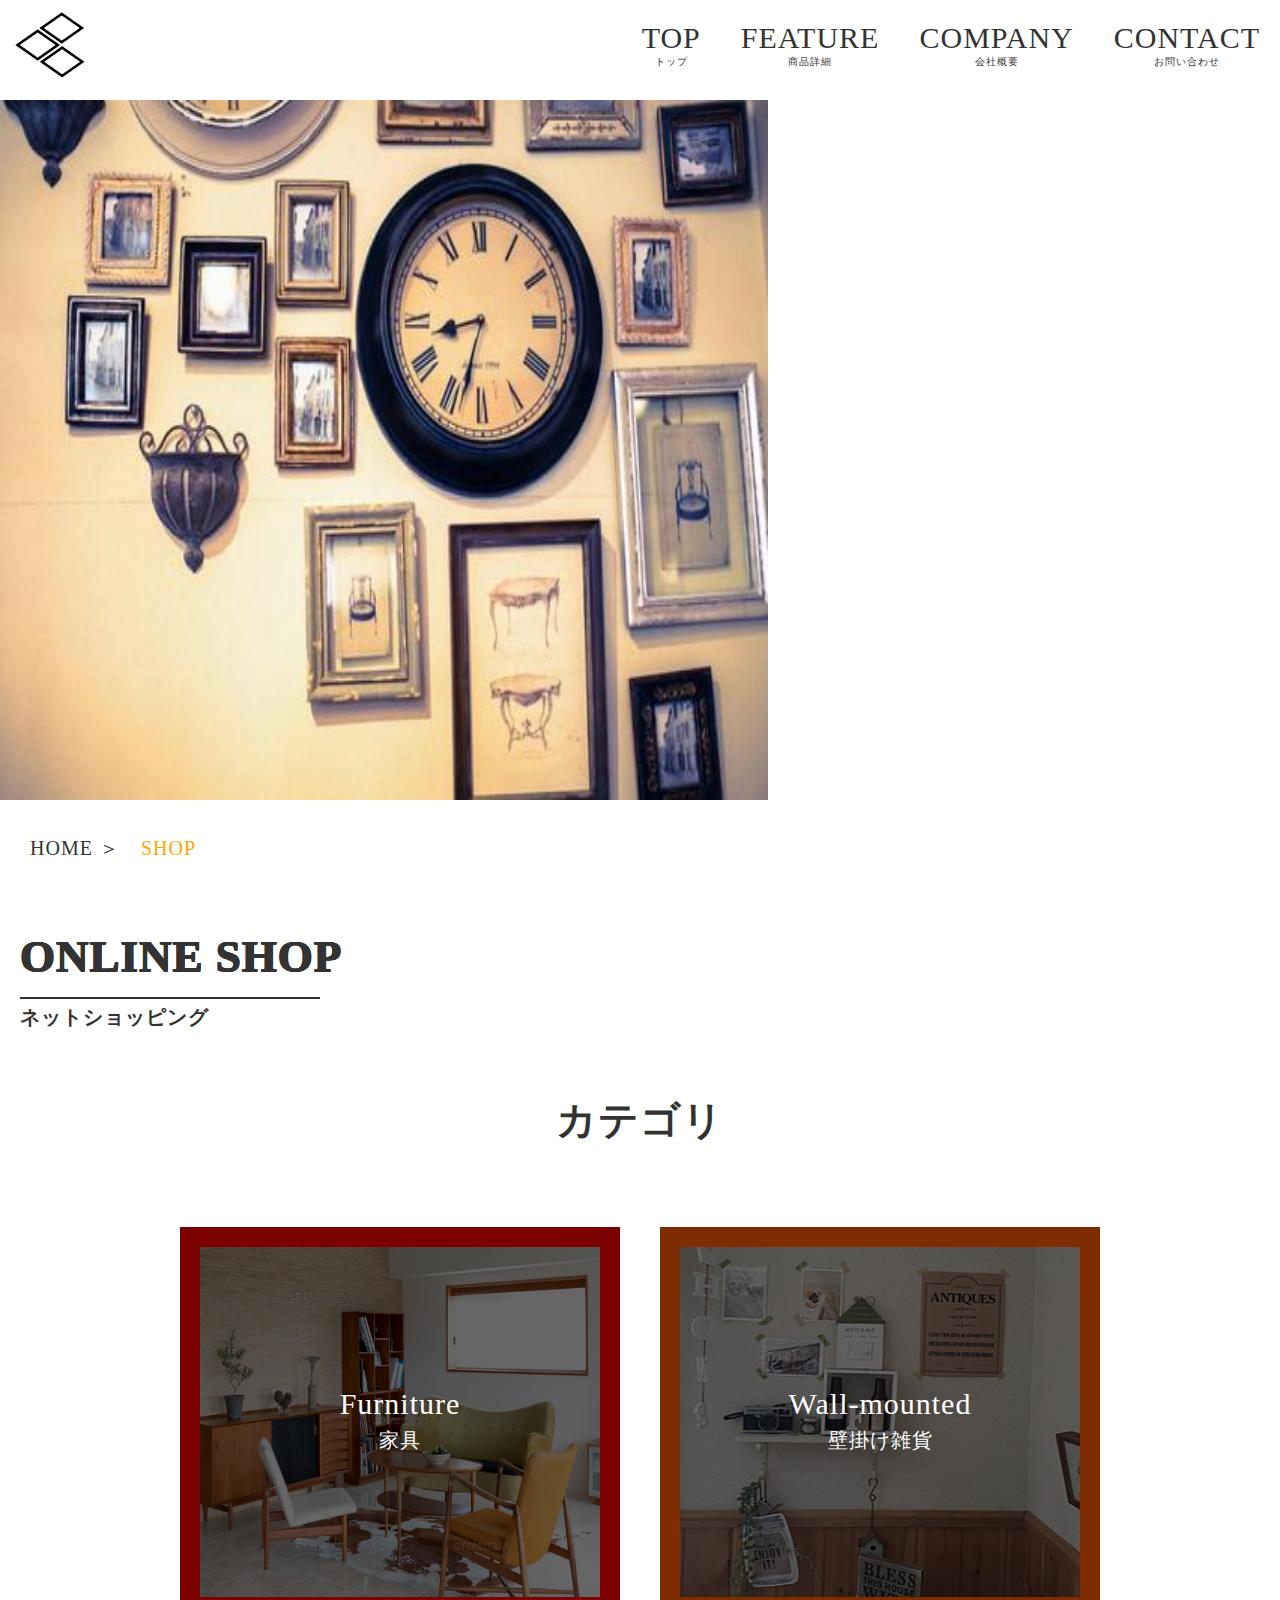
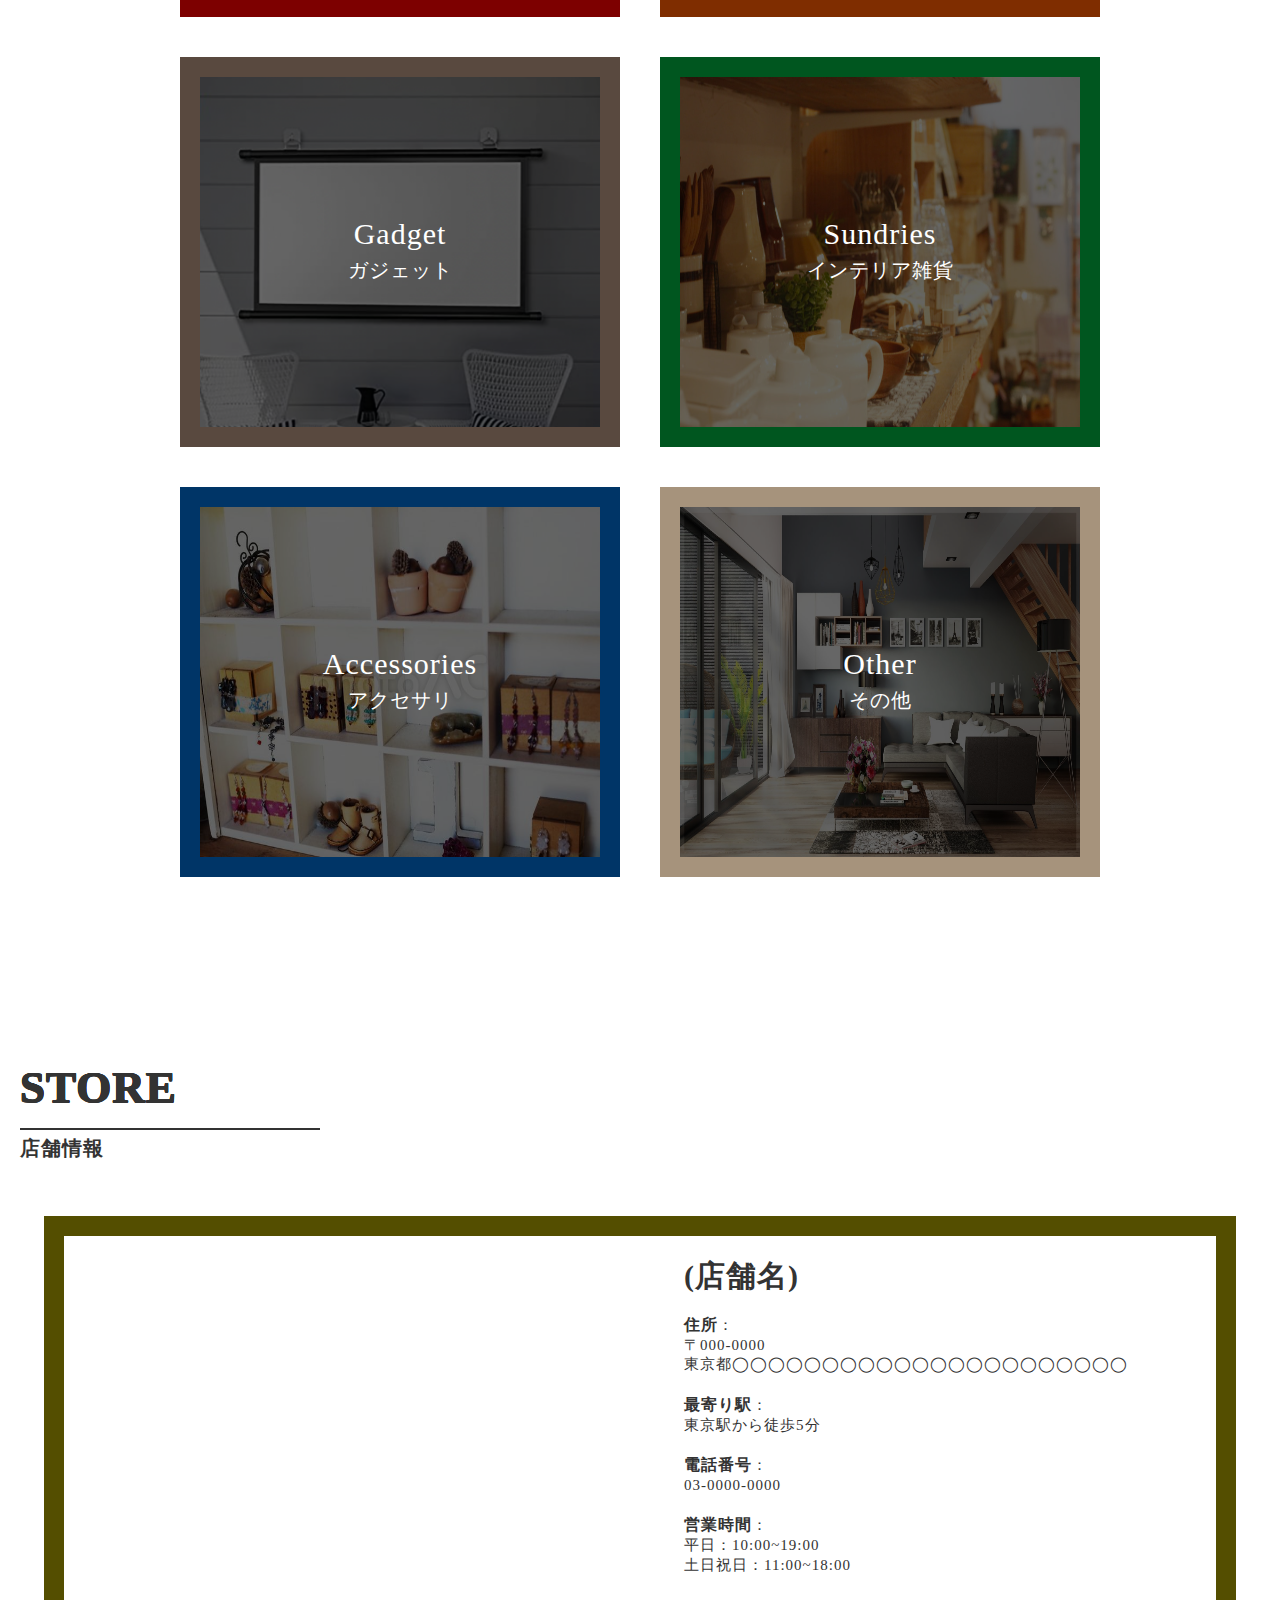
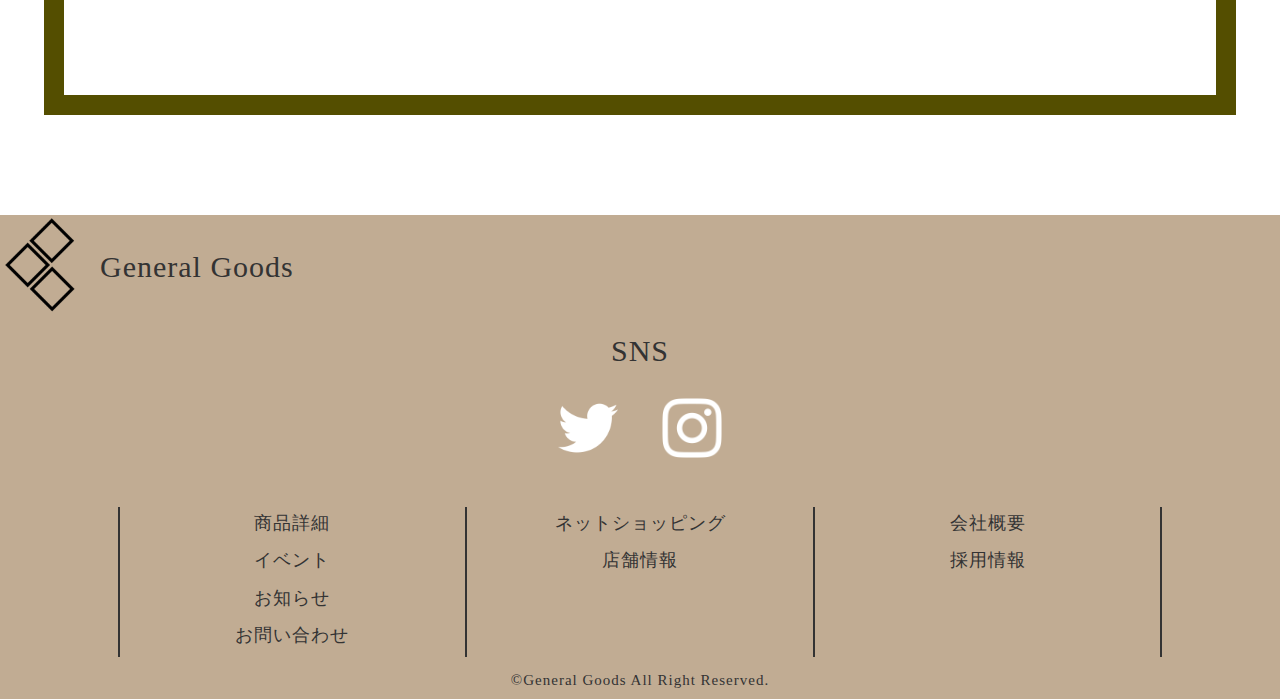
<file: html/shop.html>
<!DOCTYPE html>
<html>
  <head>
    <meta charset="UTF-8" />
    <title>インテリアプロダクト</title>
    <meta name="viewport" content="width=device-width, initial-scale=1"> 
    <meta name="description" content="確認テストのページです">
    <link rel="icon" href="../favicon.ico">
    <link rel="preconnect" href="https://fonts.googleapis.com">
    <link rel="preconnect" href="https://fonts.gstatic.com" crossorigin>
    <link
    href="https://fonts.googleapis.com/css2?family=Noto+Sans+JP:wght@300;400;500;700&family=Open+Sans:wght@400;700;800&display=swap"
    rel="stylesheet">
    <link rel="stylesheet" type="text/css" href="../css/reset.css">
    </link>
    <link rel="stylesheet" type="text/css" href="../css/common.css">
    </link>
    <link rel="stylesheet" type="text/css" href="../css/shop.css">
    </link>
    <link rel="stylesheet" type="text/css" href="../css/responsive.css">
  </head>
  <body>
    <header>
      <div class="header_all">
        <a href="../index.html" class="logo">
          <img src="../img2/logo.png" alt="ロゴ画像">
        </a>
        <nav class="nav_bar">
          <ul>
            <li><a href="../index.html">TOP<small>トップ</small></a></li>
            <li><a href="feature.html">FEATURE<small>商品詳細</small></a></li>
            <li><a href="company.html">COMPANY<small>会社概要</small></a></li>
            <li><a href="contact.html">CONTACT<small>お問い合わせ</small></a></li>
          </ul>
        </nav>
      </div>
      <p class="drawer"></p>
    </header>
    <main>
      <section class="top">
        <div class="top_img">
          <img src="../img2/online_top.png" alt="トップ画像">
        </div>
        <div class="top_ttl">
          <h1>SHOP</h1>
        </div>
      </section>
        <section class="breadcrumb">
          <ul>
            <li>
              <a href="../index.html"><span>HOME</span></a>
            </li>
            <li>
              <a href="company.html"><span class="color">SHOP</span></a>
            </li>
          </ul>
        </section>
      <section class="online_shop sention">
        <div class="inner">
          <div class="section_ttl">
            <h2>ONLINE SHOP<small>ネットショッピング</small></h2>
          </div>
          <h3 class="category_ttl">カテゴリ</h3>
          <div class="online_category">
            <div class="online_content1">
              <div class="online_content_inner">
                <div class="online_content_img">
                  <img src="../img2/furniture.png" alt="家具">
                </div>
                <a href="#" class="img_cover">Furniture<br><small>家具</small></a>
              </div>
            </div>
            <div class="online_content2">
              <div class="online_content_inner">
                <div class="online_content_img">
                  <img src="../img2/wall2.png" alt="壁掛け雑貨">
                </div>
                <a href="#" class="img_cover">Wall-mounted<br><small>壁掛け雑貨</small></a>
              </div>
            </div>
            <div class="online_content3">
              <div class="online_content_inner">
                <div class="online_content_img">
                  <img src="../img2/screen.png" alt="ガジェット">
                </div>
                <a href="#" class="img_cover">Gadget<br><small>ガジェット</small></a>
              </div>
            </div>
            <div class="online_content4">
              <div class="online_content_inner">
                <div class="online_content_img">
                  <img src="../img2/sundries2.png" alt="インテリア雑貨">
                </div>
                <a href="#" class="img_cover">Sundries<br><small>インテリア雑貨</small></a>
              </div>
            </div>
            <div class="online_content5">
              <div class="online_content_inner">
                <div class="online_content_img">
                  <img src="../img2/accessories.png" alt="アクセサリ">
                </div>
                <a href="#" class="img_cover">Accessories<br><small>アクセサリ</small></a>
              </div>
            </div>
            <div class="online_content6">
              <div class="online_content_inner">
                <div class="online_content_img">
                  <img src="../img2/other.png" alt="その他">
                </div>
                <a href="#" class="img_cover">Other<br><small>その他</small></a>
              </div>
            </div>
          </div>
        </div>
      </section>
      <section class="store section">
        <div class="inner">
          <div class="section_ttl">
            <h2>STORE<small>店舗情報</small></h2>
          </div>
          <div class="store_wrap">
            <div class="store_wrap_inner">
              <div class="store_map">
                <iframe
                  src="https://www.google.com/maps/embed?pb=!1m14!1m8!1m3!1d12963.312118305756!2d139.7671248!3d35.6812362!3m2!1i1024!2i768!4f13.1!3m3!1m2!1s0x0%3A0x277c49ba34ed38!2z5p2x5Lqs6aeF!5e0!3m2!1sja!2sjp!4v1655007259572!5m2!1sja!2sjp"
                  width="600" height="450" style="border:0;" allowfullscreen="" loading="lazy"
                  referrerpolicy="no-referrer-when-downgrade"></iframe>
              </div>
              <div class="store_information">
                <h3 class="store_name">
                  (店舗名)
                </h3>
                <p class="store_place content">
                  <span>住所</span>：<br>
                  〒000-0000<br>
                  東京都◯◯◯◯◯◯◯◯◯◯◯◯◯◯◯◯◯◯◯◯◯◯
                </p>
                <p class="station content">
                  <span>最寄り駅</span>：<br>
                  東京駅から徒歩5分
                </p>
                <p class="tel content">
                  <span>電話番号</span>：<br>
                  03-0000-0000
                </p>
                <p class="opening_hours content">
                  <span>営業時間</span>：<br>
                  平日：10:00~19:00<br>
                  土日祝日：11:00~18:00
                </p>
              </div>
            </div>
          </div>
        </div>
      </section>
    </main>
    <footer>
      <div class="footer_all">
        <div class="footer_logo">
          <a href="../index.html">
            <img src="../img2/logo.png" alt="ロゴ画像">
            <p class="company_name">General Goods</p>
          </a>
        </div>
        <div class="footer_sns">
          <p class="footer_sns_ttl">SNS</p>
          <div class="footer_sns_img">
            <a href="#"><img src="../img/twitter.png" alt="Twitterアイコン"></a>
            <a href="#"><img src="../img/Instagram.png" alt="instagramアイコン"></a>
          </div>
        </div>
        <div class="footer_contents">
          <ul>
            <li><a href="#">商品詳細</a></li>
            <li><a href="#">イベント</a></li>
            <li><a href="#">お知らせ</a></li>
            <li><a href="#">お問い合わせ</a></li>
          </ul>
          <ul>
            <li><a href="#">ネットショッピング</a></li>
            <li><a href="#">店舗情報</a></li>
          </ul>
          <ul>
            <li><a href="#">会社概要</a></li>
            <li><a href="#">採用情報</a></li>
          </ul>
        </div>
        <small class="footer_txt">©General Goods All Right Reserved.</small>
      </div>
    </footer>
  <script src="https://ajax.googleapis.com/ajax/libs/jquery/3.5.1/jquery.min.js"></script>
  <script type="text/javascript" src="../js/common.js"></script>
  </body>
</html>
</file>
<file: css/common.css>
@charset "UTF-8";

body {
  font-size: 15px;
  font-family: 'Noto Serif', serif;
  line-height: 1.8;
  letter-spacing: 1px;
  word-break: break-all;
  color: #333;
}

a {
  text-decoration: none;
  color: #333;
}

li {
  list-style: none;
}

/*ヘッダー共通*/


.header_all {
  width: 100%;
  height: 100px;
}

.header_all a img {
  width: 100px;
  height: 70px;
  padding: 10px 0 0 10px;
}

header .nav_bar {
  float: right;
}

header .nav_bar ul {
  display: flex;
}

header .nav_bar ul li {
  padding: 20px;
  line-height: 1.2;
  text-align: center;
}

header .nav_bar ul li a {
  font-size: 30px;
  position: relative;
}

header .nav_bar ul li a::before {
  background: #686868;
  content: '';
  width: 100%;
  height: 2px;
  position: absolute;
  left: 0;
  top: 67%;
  margin: auto;
  transform-origin: right top;
  transform: scale(0, 1);
  transition: transform .3s;
}

header .nav_bar ul li a:hover::before {
  transform-origin: left top;
  transform: scale(1, 1);
}

header .nav_bar ul li a small {
  display: block;
  font-size: 10px;
}

header .drawer {
  visibility: hidden;
}

/*トップ共通*/

.top {
  width: 100%;
  height: 700px;
  display: flex;
  background-color: #fff;
}

.top_img {
  width: 60%;
  height: 100%;
}

.top_img img {
  width: 100%;
  height: 100%;
}

.top_ttl {
  margin-top: 20%;
  margin-left: 20px;
  font-size: 40px;
  animation-name: fadeUpAnime;
  animation-duration: 1.5s;
  animation-fill-mode: forwards;
  opacity: 0;
  white-space: nowrap;
}

@keyframes fadeUpAnime {
  from {
    opacity: 0;
    transform: translateY(100px);
  }

  to {
    opacity: 1;
    transform: translateY(0);
  }
}

/*breadcrumb共通*/

.breadcrumb {
  margin: 30px 0 0 30px;
}

.breadcrumb ul {
  display: flex;
}

.breadcrumb ul li {
  font-size: 20px;
}

.breadcrumb ul li:first-child::after {
  content: "＞　";

}

.breadcrumb ul li .color {
  color: #ffa500;
}


/*セクションタイトル共通*/
.section {
  margin-top: 100px;
}

.section_ttl {
  padding-left: 20px;
}

.section_ttl h2 {
  padding: 50px 0 50px;
  font-size: 45px;
  font-weight: 900;
  text-shadow:.5px .5px #333,
    -.5px .5px #333,
    -.5px -.5px #333,
    .5px -.5px #333,
    .5px 0px #333,
    0px .5px #333,
    -.5px 0px #333,
    0px -.5px #333;
  color: #333;
  width: 100%;
  margin: 0 auto;
}

.section_ttl small {
  display: block;
  border-top: 2px solid #333 ;
  width: 300px;
  font-size: 20px;
  text-shadow: none;
}




/*Footer共通*/

.footer_all {
  background-color: #c1ac93;
  width: 100%;
  height: auto;
}

.footer_logo {
  display: inline-block;
}

.footer_logo a {
  display: flex;
}

.footer_logo a img {
  width: 100px;
  height: 100px;
}

.footer_logo a .company_name {
  font-size: 30px;
  padding-top: 25px;
}

.footer_sns {
  text-align: center;
}

.footer_sns_ttl {
  font-size: 30px;
}

.footer_sns_img {
  margin-bottom: 20px;
}

.footer_sns_img img {
  width: 60px;
  padding: 20px;
  -webkit-transition: .4s;
  transition: .4s;
}

.footer_sns_img img:hover {
  transform: translateY(-10px);
  -webkit-transform: translateY(-10px);
}


.footer_contents {
  display: flex;
  justify-content: center;

}

.footer_contents ul {
  width: 27%;
  text-align: center;
  border-right: #333 2px solid;
}

.footer_contents ul:first-child {
  border-left: #333 2px solid;
}


.footer_contents ul li {
  font-size: 18px;
  margin-bottom: 5px;
  
}

.footer_contents ul li a {
  -webkit-transition: .3s;
  transition: .3s;
}

.footer_contents ul li a:hover {
  font-size: 20px;
  color: #fff;
}

.footer_txt {
  
  text-align: center;
  display: block;
  padding: 10px 0 5px;
}
</file>
<file: css/index.css>
@charset "UTF-8";



/*TOP*/

.top_inner {
  position: relative;
  width: 100%;
  height: 700px;
}

.top_bg {
  width: 100%;
  height: 100%;
  display: flex;
  justify-content: center;
}

.bg_cover {
  position: absolute;
  background-color: rgba(0, 0, 0, .4);
  width: 100%;
  height: 100%;
  top: 0;
  z-index: 1;
}

.top_img {
  width: 100%;
}

.top_img img {
  width: 100%;
  height: 100%;
}

.top_ttl1 {
  text-align: center;
  position: absolute;
  top: 40%;
  left: 0;
  right: 0;
  margin: 0 auto;
  z-index: 2;
}

.top_ttl1 h1 {
  font-size: 50px;
  color: rgb(255, 255, 255);
  background-color: rgb(32, 32, 32);
  display: inline-block;
  padding: 0 20px;
  margin: 0 auto;
  animation-name: fadeUpAnime;
  animation-duration: 1.5s;
  animation-fill-mode: forwards;
  opacity: 0;
  white-space: nowrap;
}

@keyframes fadeUpAnime {
  from {
    opacity: 0;
    transform: translateY(100px);
  }

  to {
    opacity: 1;
    transform: translateY(0);
  }
}





.feature {
  background-color: #d9d9d9;
  width: 100%;
  position: relative;
  height: 800px;
}

.feature_txt {
  padding-left: 7%;
  font-size: 25px;
  display: inline-block;
  text-align: center;
}

.sns_contents {
  background-color: #7e6b5a;
  padding: 20px;
  position: absolute;
  top: 450px;
  left: 20px;
  z-index: 2;
}

.sns_inner {
  background-color: #fff;
  padding: 10px;
}

.sns {
  margin: 20px;
  text-align: center;
}

.sns_icons {
  display: flex;
}

.sns_icons .sns .sns_img a img {
  width: 100px;
  transition: all .7s;
}

.sns_icons .sns .sns_img a img:hover {
  transform: translateY(-8px);

}

.sns_ttl {
  text-align: center;
  font-size: 30px;
  font-weight: bold;
}

.sns_sentence {
  font-size: 18px;
  margin: 20px 0 0 30px;
}

.feature_img {
  position: absolute;
  width: 500px;
  height: 500px;
  bottom: 10%;
  right: 0;
  z-index: 1;
}

.feature_img img {
  border: #7e6b5a solid 1px;
  width: 100%;
  height: 100%;
}




.company {
  width: 100%;
  position: relative;
  height: 1000px;
}

.company_txt {
  font-size: 20px;
  width: 60%;
  margin-right: 2%;
  float: right;
}

.ivent_contents {
  position: absolute;
  background-color: #a6937c;
  padding: 20px;
  right: 20px;
  top: 500px;
  z-index: 2;
}

.ivent_inner {
  background-color: #fff;
  padding: 20px;
}

.ivent_ttl {
  font-size: 30px;
  text-align: center;
}

.ivent_details {
  display: flex;
}

.ivent_img {
  width: 300px;
  height: 200px;
}

.ivent_img img {
  width: 100%;
  height: 100%;
  border: #7e6b5a solid 1px;
}

.ivent_txt {
  margin-left: 15px;
}

.evevt_date {
  font-size: 20px;
}

.event_place {
  line-height: 1.4;
}

.event_contact {
  text-align: center;
  margin-top: 20px;
}

.event_contact a {
  background-color: #fff;
  border: 1px solid #000;
  padding: 10px;
  transition: all .5s;
}

.event_contact a:hover {
  background-color: #333;
  color: #fff;
}

.company_img {
  position: absolute;
  width: 600px;
  height: 400px;
  top: 600px;
  left: 20px;
  z-index: 1;
}

.company_img img {
  width: 100%;
  height: 100%;
}




.shop {
  background-color: #d9d9d9;
  margin-bottom: 100px;
  position: relative;
}


.shop_contents {
  display: flex;

}

.new_products_ttl {
  font-size: 30px;
  width: 40%;
  display: inline-block;
  text-align: center;
  margin-top: 200px;
}

.new_products {
  width: 55%;
}

.product1 {
  background-color: #003567;
  padding: 20px;
  width: 100%;
  margin-bottom: 20px;
}

.product2 {
  background-color: #00561f;
  padding: 20px;
  width: 100%;
  margin-bottom: 100px;

}

.product_inner {
  background-color: #fff;
  padding: 20px;
}

.product_content {
  display: flex;
}

.product_img {
  border: #000 solid 1px;
  width: 300px;
  height: 200px;
  display: inline-block;
  overflow: hidden;
}

.product_img img {
  width: 100%;
  height: 100%;
  display: block;
  transition-duration: .5s;
}

.product_img img:hover {
  opacity: .7;
}

.product_txt1,
.product_txt2 {
  margin-left: 20px;
}

.product_content a .product_txt1 {
  -webkit-transition: all .5s;
  transition: all .5s;
  width: 100%;
  height: 100%;
  padding: 0 20px;
}

.product_content a .product_txt1:hover {
  opacity: .8;
  background-color: #003567;
  color: #fff;
}

.product_content a .product_txt2 {
  -webkit-transition: all .5s;
  transition: all .5s;
  width: 100%;
  height: 100%;
  padding: 0 20px;
}

.product_content a .product_txt2:hover {
  opacity: .8;
  background-color: #00561f;
  color: #fff;
}

.product_name {
  font-size: 25px;
  font-weight: bold;
}

.product_details span {
  font-size: 18px;
}


.green {
  background-color: #486a00;
  position: absolute;
  width: 300px;
  height: 300px;
  top: 57%;
  left: 10%;
  z-index: 2;
}

.brown {
  background-color: #996c33;
  position: absolute;
  width: 350px;
  height: 350px;
  left: 0;
  bottom: 0;
  z-index: 1;
}

@media screen and (max-width: 1024px) {
  .feature_img {
    width: 400px;
    height: 300px;
    top: 5px;
    right: 5px;
  }

  .company_img {
    width: 400px;
    height: 300px;
    left: initial;
    right: 5px;
    top: 5px;
  }

  .company_txt {
    float: initial;
    margin: 0 2%;
    width: 50%;
  }

  .ivent_contents {
    width: 90%;
    left: 0;
    right: 0;
    margin: 0 auto;
  }

  .event_place {
    font-size: 20px;
  }

  .shop_contents {
    display: block;
  }

  .new_products_ttl {
    width: initial;
    display: block;
    margin: 100px 0 50px;
  }

  .new_products {
    width: initial;
  }

  .product1,
  .product2 {
    width: 90%;
    margin: 0 auto 20px;
  }

  .brown {
    width: 250px;
    height: 250px;
    top: 5px;
    right: 5px;
    left: initial;

  }

  .green {
    width: 200px;
    height: 200px;
    top: 70px;
    right: 100px;
    left: initial;
  }

} 


@media screen and (max-width: 768px) {

.feature_txt {
    width: 100%;
    margin: 49px auto;
    padding: 0;
  }

  .sns_contents {
    left: 0;
    right: 0;
    margin: 0 auto;
    width: 90%;
  }

  .feature_img {
    top: 5px;
    right: 5px;
    width: 300px;
    height: 200px;
  }

  .company_txt {
    margin: 50px auto 0;
    text-align: center;
    width: 90%;
    float: initial;

  }

  .company_img {
    width: 300px;
    height: 200px;
    top: 5px;
    right: 5px;
    left: initial;
  }

  .ivent_contents {
    width: 90%;
    top: 530px;
    left: 0;
    right: 0;
    margin: 0 auto;
  }

  .event_place {
    font-size: 17px;
    font-weight: bold;
  }

  .shop .inner {
    padding-bottom: 100px;
  }

  .shop_contents {
    display: block;
  }

  .new_products_ttl {
    width: 100%;
    text-align: center;
    margin: 30px auto;
  }

  .new_products {
    width: 90%;
    margin: 0 auto;
  }

  .product1,
  .product2 {
    width: initial;
    padding: 20px;
    margin-bottom: 20px;
  }

  .green {
    width: 150px;
    height: 150px;
    top: 100px;
    left: initial;
    right: 100px;
  }

  .brown {
    width: 200px;
    height: 200px;
    top: 5px;
    left: initial;
    right: 5px;
  }

  .product_content a .product_txt1,
  .product_content a .product_txt2 {
    width: initial;
    padding: 0;
  }


}

@media screen and (max-width: 480px) {
  .top_ttl1 h1 {
    font-size: 40px;
  }

  .sns_icons {
    display: block;
  }

  .feature {
    height: 1210px;
  }

  .feature_img {
    top: initial;
    bottom: 5px;
  }

  .sns_contents {
    width: initial;
  }

  .feature_txt {
    width: initial;
    padding: 0;
    margin: 0;
  }

  .sns_ttl {
    font-size: 20px;
    margin: 20px 0;
  }

  .sns_sentence {
    font-size: 19px;
    margin: 0;
    text-align: center;
  }

  .company {
    height: 1400px;
  }

  .company_txt {
    margin-top: 0;
  }

  .ivent_contents {
    width: initial;
    top: 630px;
  }

  .company_img {
    top: initial;
    bottom: 0;
  }

  .ivent_details {
    display: block;
  }

  .evevt_date {
    margin-top: 20px;
    text-align: right;
  }

  .event_place {
    font-size: 20px;
  }

  .shop {
    height: 1400px;
  }


  .shop_contents {
    position: absolute;
    z-index: 3;
  }

  .brown {
    top: initial;
    bottom: 0;
    z-index: 1;
  }

  .green {
    top: initial;
    bottom: 0;
    z-index: 2;
  }

  .product_content {
    display: block;
  }

  .new_products {
    width: initial;
  }

  .product_inner {
    padding: 0;
  }

  .product_img {
    width: 100%;
    border: none;
  }

  .product_name {
    padding-top: 10px;
    text-align: center;
  }

  .product_txt1,
  .product_txt2 {
    margin: 0;
    text-align: center;
  }

  .product_details {
    padding: 10px;
  }

}
</file>
<file: css/responsive.css>
@charset "UTF-8";





@media screen and (max-width: 1024px) {

  .footer_all {
      height: 860px;
    }
}
  


@media screen and (max-width: 768px) {

  /*TOP_ttl共通*/
  .top {
      display: block;
      position: relative;
    }
  
    .top_ttl {
      position: absolute;
      margin: 0 auto;
      left: 0;
      right: 0;
      top: 80px;
      text-align: center;
      font-size: 50px;
    }
  
    .top_ttl h1 {
      display: inline-block;
      width: initial;
      background-color: #fff;
      padding: 0 20px;
    }
  
    .top_img {
      width: 100%;
  
    }

  /*header共通*/

  header {
    height: 100px;
  }
  
  .header_all {
    position: relative;
  }

  header .drawer {
    visibility: visible;
    position: absolute;
    width: 70px;
    top: 2%;
    right: 4%;
    border-top: solid 13px #000;
    z-index: 100;
    cursor: pointer;
  }

  header .drawer::before,
  header .drawer::after {
    content: "";
    display: block;
    width: 70px;
    height: 13px;
    background-color: #000;
    position: absolute;
    right: 0;
    -webkit-transition: all 0.5s;
    transition: all 0.5s;
  }

  header .drawer::before {
    top: 9px;
  }

  header .drawer::after {
    top: 30px;
  }

  header .nav_bar {
    display: none;
    position: fixed;
    width: 100%;
    height: 100%;
    top: 0;
    left: 0;
    z-index: 10;
    background-color: #fff;
  }

  header .nav_bar ul {
    display: block;
    text-align: center;
    float: none;
    top: 20%;
  }
  header .navbar ul li a {
    font-size: 18px;
    line-height: 2;
    color: #000;
  }

  body.nav-open header .drawer {
    border-top: 0;
  }
  
  body.nav-open header .drawer::before {
    top: 20px;
    transform: rotate(-45deg);
  }
  
  body.nav-open header .drawer::after {
    top: 20px;
    transform: rotate(45deg);
  }

  /*Footer共通*/

  .footer_all {
    height: 500px;
  }



}






@media screen and (max-width: 480px) {

  /*header共通*/
  header .drawer {
    top: 3%;
  }

  .header_all a img {
    padding: 5% 3% 0;
  }

  .section_ttl {
    padding: 0;
  }
  .section_ttl h2 {
    text-align: center;
  }

  .section_ttl small {
    width: initial;
  }

  /*footer共通*/

  .footer_all {
    height: 850px;
    position: relative;
  }


  .footer_contents {
    display: block;
    position: absolute;
    top: 100px;
    right: 0;
    border-left: 2px solid #333;
    border-bottom: 2px solid #333;
    padding: 0 10px;
    
  }
  
  .footer_contents ul {
    border: none;
    width: initial;
    padding-bottom: 20px;
    text-align: right;
    line-height: 2;
    border-bottom: 2px solid #333;
  }


  .footer_sns {
    position: absolute;
    top: 550px;
    right: 0;
  }
  
  .footer_sns {
    border-left: 2px solid #333;
    border-bottom: 2px solid #333;
  }

  .footer_contents ul:first-child {
    border-left: none;
  }

  .footer_contents ul:last-child {
    border: none;
  }

  .footer_txt {
    position: absolute;
    top: 800px;
    left: 0;
    right: 0;
    margin: 0 auto;
  }

  .footer_contents ul li {
    font-size: 20px;
  }



 }
</file>
<file: css/company.css>
@charset "UTF-8";

.company_com {
  margin-bottom: 200px;
}

.company_com .section_ttl {
  margin-bottom: 40px;
}

.company_com_all {
  background-color: #7d0000;
  padding: 20px;
  margin: 0 auto;
  width: 80%;
}

.company_com_all_inner {
  padding: 100px;
  border: solid 2px #ddd;
  background-color: #fff;
  display: flex;
}

.company_com_list {
  width: 50%;
}

.company_com_item {
  margin-bottom: 40px;
}

.company_com_ttl {
  font-size: 23px;
  display: inline-block;
  padding-bottom: 8px;
  position: relative;
}

.company_com_ttl::after {
  position: absolute;
  content: "";
  width: 130%;
  height: 2px;
  background-color: rgb(224, 156, 156);
  top: 40px;
  left: 0;
}

.company_com_txt {
  font-size: 20px;
  display: inline-block;
  padding-bottom: 8px;
}

.company_mem {
  margin-bottom: 200px;
}

.company_mem .inner {
  width: 100%;
}

.company_mem .section_ttl {
  margin-bottom: 80px;
}

.company_mem_all {
  background-color: #004986;
  padding: 20px;
  width: 60%;
  margin: 0 auto;
}

.company_mem_all_inner {
  display: flex;
  padding: 100px;
  border: solid 2px #ddd;
  background-color: #fff;
  margin: 0 auto;
}

.company_mem_per {
  width: 50%;
  margin: 0 5%;
}

.company_mem_ttl {
  font-size: 23px;
  position: relative;
  margin-bottom: 30px;
}

.company_mem_ttl::before {
  content: "";
  width: 4px;
  height: 30px;
  background-color: #75a9ff;
  position: absolute;
  top: 15%;
  left: -3%;
}

.company_mem_name {
  font-size: 25px;
  margin-bottom: 35px;
  line-height: 1.1;
  font-weight: bold;
}

.company_mem_name span {
  font-weight: normal;
  font-size: 15px;
}

.company_mem_txt {
  font-size: 18px;
  line-height: 1.8;
}






.company_acc {
  width: 100%;
}

.acc_wrap {
  background-color: #8a8000;
  padding: 20px;
  width: 80%;
  margin: 0 auto 100px;
}

.acc_wrap_inner {
  background-color: #fff;
  display: flex;
}

.company_acc_map iframe {
  width: 600px;
}

.company_acc_list {
  margin-top: 5%;
  margin-left: 40px;
}

.company_acc_item {
  margin-bottom: 20px;
}

.company_acc_ttl {
  font-size: 20px;
}

.company_acc_txt {
  font-size: 16px;
}

@media screen and (max-width: 1024px) {
  .company_com_all_inner {
    padding: 50px;
  }

  .company_mem_all_inner {
    padding: 40px;
  }

  .company_acc_map iframe {
    width: 450px;
  }
}

@media screen and (max-width: 768px) {
  .company_com_all {
    width: 90%;
  }

  .company_com_all_inner {
    padding: 20px;
  }

  .company_mem_all {
    width: 90%;
  }

  .company_mem_all_inner {
    padding: 50px;
  }

  .acc_wrap_inner {
    display: block;
  }

  .company_acc_map iframe {
    width: 100%;
  }

  .acc_wrap {
    width: 90%;
  }

  .company_acc_list {
    margin: 0;
    padding-left: 20px;
  }

  .company_acc_item {
    margin: 0;
    padding-bottom: 20px;
  }

  .company_acc_ttl {
    font-size: 25px;
  }

  .company_acc_ttl::after {
    content: "：";
  }

  .company_acc_txt {
    font-size: 20px;
  }
}

@media screen and (max-width: 480px) {
  .company_com_all_inner {
    text-align: center;
    display: block;
    padding: 40px 0 0;
  
  }

  .company_com_list {
    width: initial;
  }

  .company_com_ttl {
    border-bottom: #7d0000 solid 4px;
    padding: 0;
    margin-bottom: 20px;
  }

  .company_com_ttl::after {
    display: none;
  }

  .company_mem_all_inner {
    text-align: center;
    display: block;
    padding:0 0 20px;
  }

  .company_mem_per {
    width: initial;
    padding-top: 20px;
  }

  .company_mem_ttl {
    margin-bottom: 15px;
    display: inline-block;
    border-bottom: #004986 solid 4px;
  }

  .company_mem_ttl::before {
    display: none;
  }

  .company_acc_map iframe {
    height: 300px;
  }
}
</file>
<file: css/contact.css>
@charset "UTF-8";


.contact_txt {
  font-size: 20px;
  margin: 0 10% 70px;
  text-align: center;
}

.contact_form {
  width: 80%;
  margin: 0 auto;
}

.contact_box {
  display: flex;
  margin-bottom: 60px;
}

.contact_form_box1 {
  height: 41px;
  width: 69%;
  padding-left: 6px;
  font-size: 15px;
}

.contact_form_box2 {
  height: 45px;
  width: 67%;
  padding-left: 6px;
  font-size: 15px;
}

.contact_box .area {
  margin-bottom: 0;
}

.contact_form_ttl {
  width: 46%;
  font-size: 20px;
  position: relative;
}

.contact_form_ttl::after {
  position: absolute;
  content: "必須";
  top: 3px;
  left: 70%;
  color: #ff0000;
  border: #ff0000 solid 1px;
  font-size: 15px;
  padding: 0 20px;
}

.contact_textarea {
  width: 67%;
  padding: 7px;
  font-size: 15px;
  height: 300px;
}

.contact_btn {
  display: block;
  width: 200px;
  height: 50px;
  margin: 0 auto 100px;
  font-size: 15px;
  color: #362e2b;
  background-color: #ffebca;
  cursor: pointer;
  -webkit-transition: .4s;
  transition: .4s;
}

.contact_btn:hover {
  color: #fff;
  background-color: #362e2b;
  font-size: 20px;
}

@media screen and (max-width: 768px) {

  .contact_form {
    width: 90%;
  }

  .contact_form_ttl::after {
    padding: 0 10px;
    left: 75%;
  }
}

@media screen and (max-width: 480px) {

  .contact_txt {
    margin: 0 3% 60px;
  }

  .contact_form {
    margin: 0 0 0 10px;
  }

  .contact_box {
    display: block;
  }

  .contact_form_ttl::after {
    left: 60%;
  }


  .contact_form_ttl {
    display: block;
    width: initial;
  }

  .contact_form_box1 {
    width: 100%;
  }

  .contact_form_box2 {
    width: 100%;
  }

  .contact_textarea {
    width: 100%;
  }
}
</file>
<file: css/feature.css>
@charset "UTF-8";

.feature_txt {
  font-size: 20px;
  margin:0 5% 20px 30%;

}

.product1,
.product2,
.product3,
.product4 {
  padding: 20px;
  width: 95%;
  margin:0 auto 20px;

}

.product1 {
  background-color: #59493f;
}

.product2 {
  background-color: #a6937c;
}

.product3 {
  background-color: #003567;
  
}

.product4 {
  background-color: #00561f;
  margin-bottom: 100px;
}

.product_inner {
  background-color: #fff;
  padding: 20px 0 20px 20px;
}

.product_content {
  display: flex;
}

.product_img {
  width: 40%;
  height: 300px;
}

.product_img img {
  width: 100%;
  height: 100%;
  border: 1px solid #000;

}

.product_content a {
  width: 60%;
  height: 300px;
}

.product_txt1,
.product_txt2,
.product_txt3,
.product_txt4 {
  margin: 0 20px;
  -webkit-transition: all .5s;
  transition: all .5s;
  height: 100%;
}


.product_txt1:hover {
  background-color: #59493f;
  color: #fff;
}

.product_txt2:hover {
  background-color: #a6937c;
  color: #fff;
}

.product_txt3:hover {
  background-color: #003567;
  color: #fff;
}

.product_txt4:hover {
  background-color: #00561f;
  color: #fff;
}

.product_name {
  font-size: 30px;
  font-weight: bold;
  text-align: center;
}

.product_details {
  font-size: 18px;
  margin: 0 20px;
}

@media screen and (max-width: 1024px) {
  .product_content {
    display: block;
  }

  .product_inner {
    padding: 20px;
  }

  .product_content a {
    text-align: center;
  }

  .product_name {
    margin-top: 20px;
  }

  .product_img {
    width: 100%;
  }
}

@media screen and (max-width: 768px) {

  .feature_txt {
    margin: 0 5% 20px;
    text-align: center;
  }

  .product_content {
    display: block;
  }

  .product_img {
    width: 100%;
  }

  .product_inner {
    padding: 20px;
    text-align: center;
  }

    .product1,
    .product2,
    .product3,
    .product4 {
      width: 90%;

    }

    .product_txt1,
    .product_txt2,
    .product_txt3,
    .product_txt4 {
      margin: 25px 20px;
    }

  }


@media screen and (max-width: 480px) {
  .product_inner {
    padding: 0;
  }

  .product_name {
    font-size: 25px;
    margin: 30px 20px;
  }

  .product_txt1,
  .product_txt2,
  .product_txt3,
  .product_txt4 {
    margin: 0;
  }

  .product_details {
    padding-bottom: 20px;
  }
}
</file>
<file: css/shop.css>
@charset "UTF-8";

.inner {
  width: 100%;
}

.online_category {
  display: flex;
  justify-content: center;
  flex-wrap: wrap;
  margin-bottom: 100px;
}

.category_ttl {
  text-align: center;
  font-size: 40px;
  margin-bottom: 50px;
}

.online_content1,
.online_content2,
.online_content3,
.online_content4,
.online_content5,
.online_content6 {
  padding: 20px;
  margin: 20px;
}

.online_content1 {
  background-color: #7d0000;
}

.online_content2 {
  background-color: #7f2d00;
}

.online_content3 {
  background-color: #59493f;
}

.online_content4 {
  background-color: #00561f;
}

.online_content5 {
  background-color: #003567;
}
.online_content6 {
  background-color: #a6937c;
}

.online_content_inner {
  position: relative;
  width: 100%;
  height: 100%;
  overflow: hidden;
}

.online_content_img {
  width: 400px;
  height: 350px;
}

.online_content_img img {
  width: 100%;
  height: 100%;
}

.img_cover {
  position: absolute;
  background-color: rgba(0, 0, 0, .6);
  width: 100%;
  height: 350px;
  top: 0;
  color: #fff;
  text-align: center;
  padding-top: 35%;
  font-size: 30px;
  -webkit-transition: .5s;
  transition: .5s;
  line-height: 1.1;
}

.img_cover small {
  font-size: 20px;
}

.img_cover:hover {
  background-color: rgba(255, 255, 255, .9);
  color: #333;
  font-size: 2.4em;
  -webkit-transition: .5s;
  transition: .5s;
}

.store_wrap {
  background-color: #544e00;
  padding: 20px;
  width: 90%;
  margin: 0 auto 100px;
}

.store_wrap_inner {
  background-color: #fff;
  display: flex;
}

.store_information {
  line-height: 1.3;
  padding: 20px;
}

.store_information p span {
  font-weight: bold;
  font-size: 16px;
}

.store_name {
  font-size: 30px;
  margin-bottom: 20px;
}

.store_information .content {
  margin-bottom: 20px;

}

@media screen and (max-width: 1024px) {
  .store_map iframe {
    width: 500px;
  }
}

@media screen and (max-width: 768px) {
  
  .online_category {
    display: block;
  }

  .online_content_img {
    width: 100%;
  }

  .img_cover {
    padding-top: 20%;
  }

  .store_wrap_inner {
    display: block;
  }

  .store_map iframe {
    width: 100%;
  }

  .store_information p span {
    font-size: 23px;
  }

  .store_information .content {
    font-size: 20px;
  }
}

@media screen and (max-width: 480px) {
  .online_content1,
  .online_content2,
  .online_content3,
  .online_content4,
  .online_content5,
  .online_content6 {
    height: 300px;
    margin: 0 0 20px;
  }

  .img_cover {
    padding-top: 35%;
  }

  .store_map iframe {
    height: 300px;
  }
}
</file>
